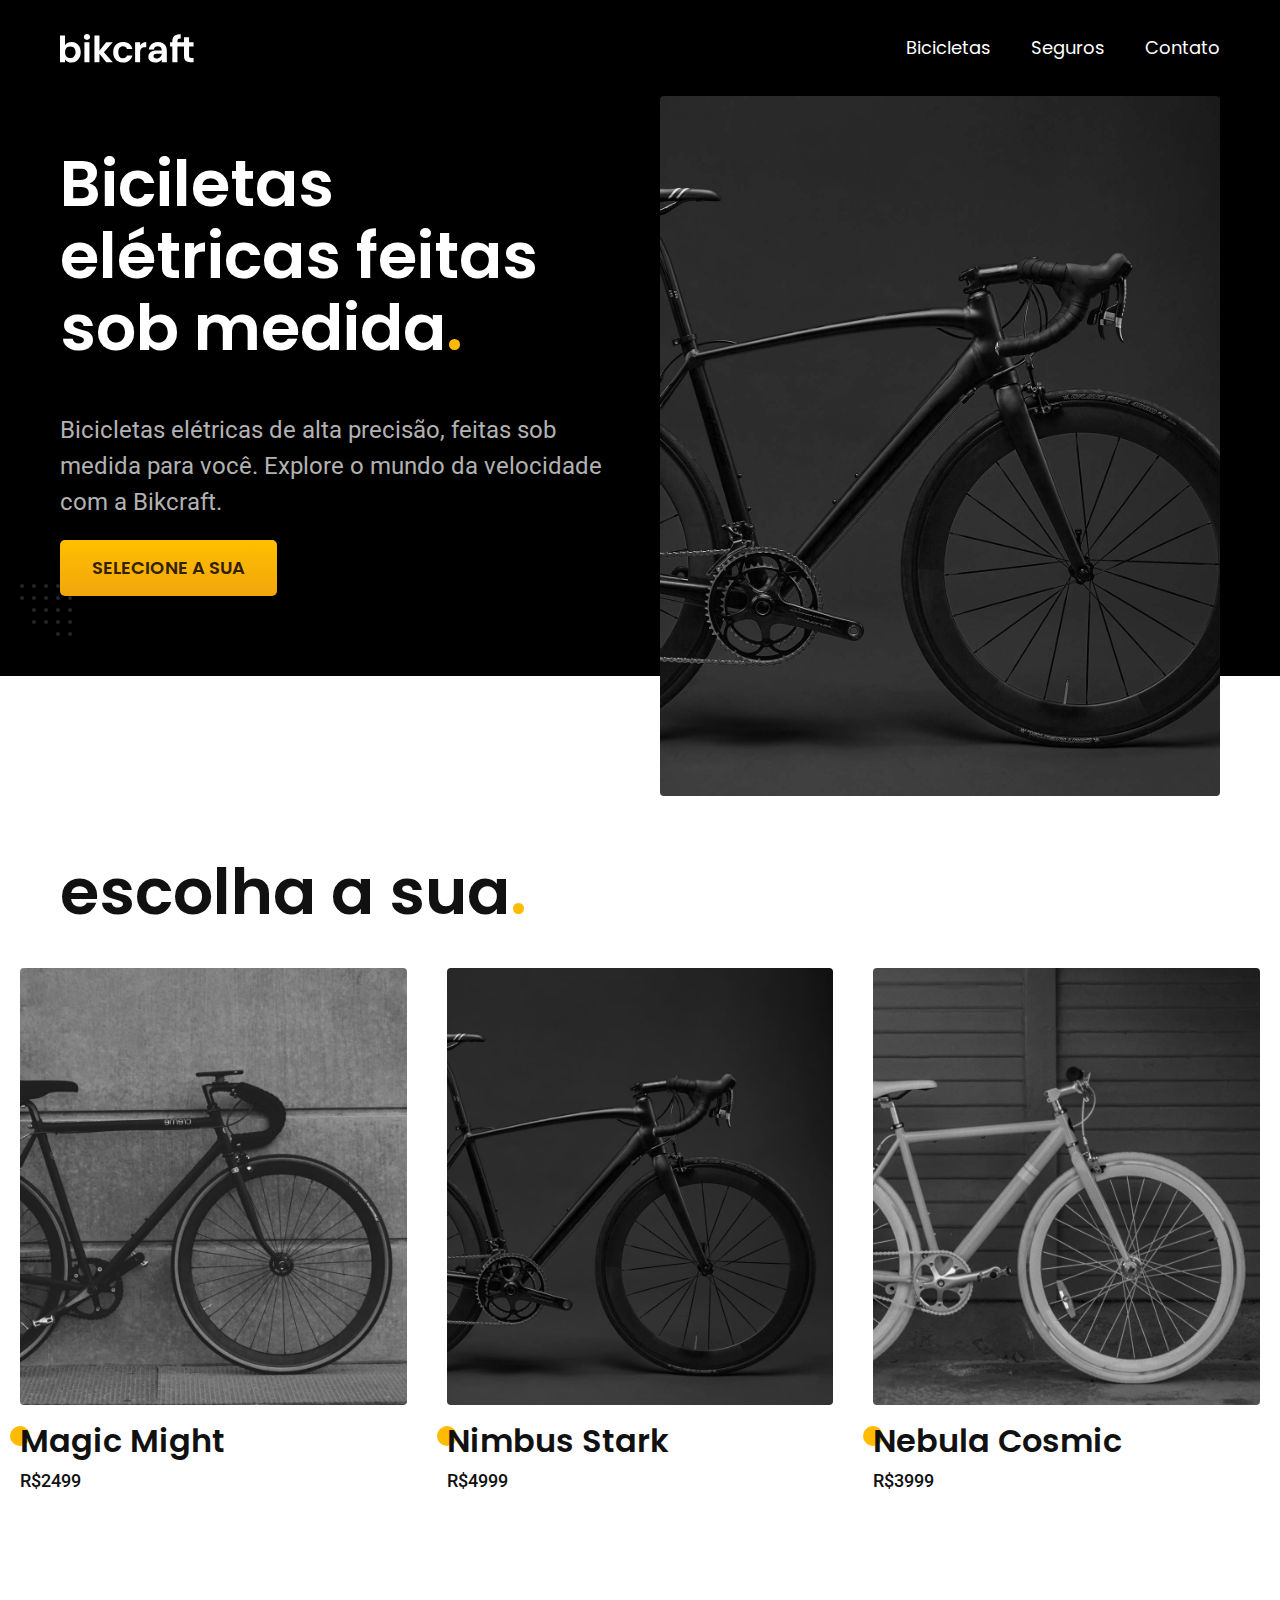
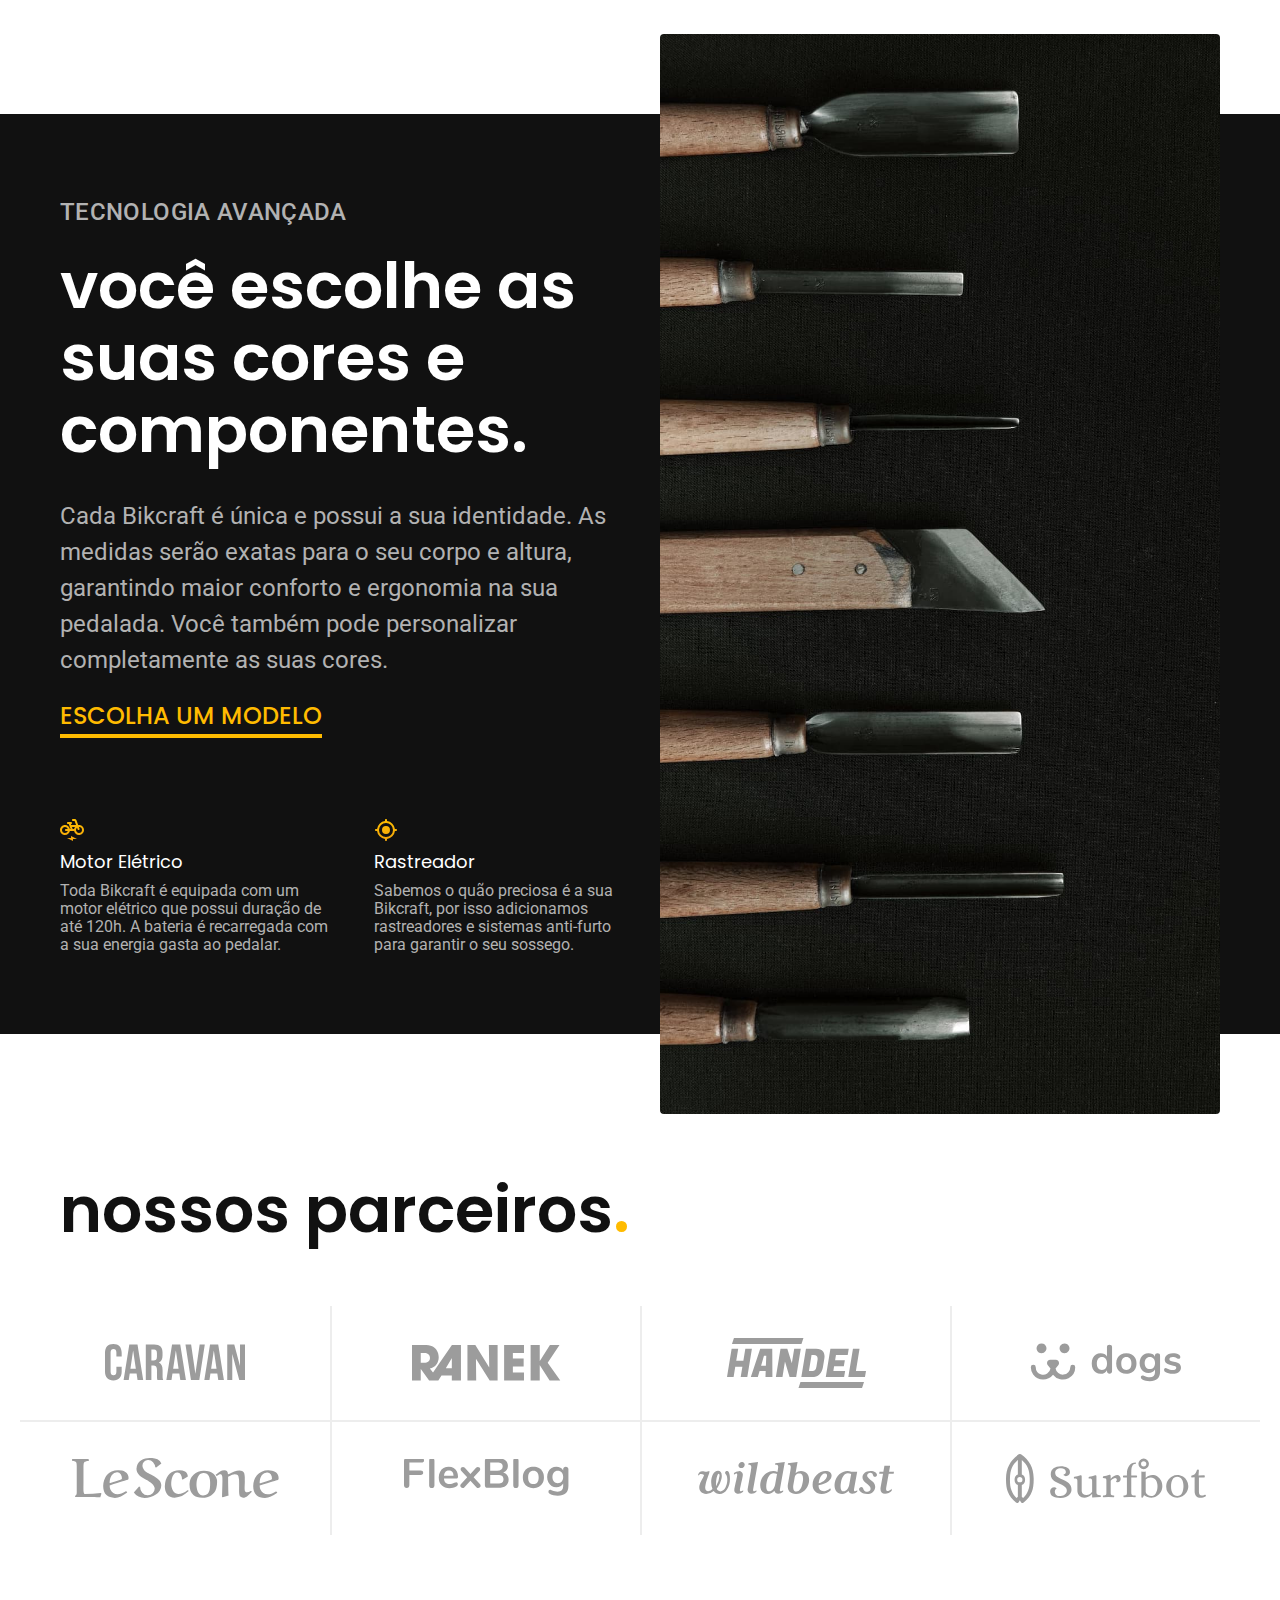
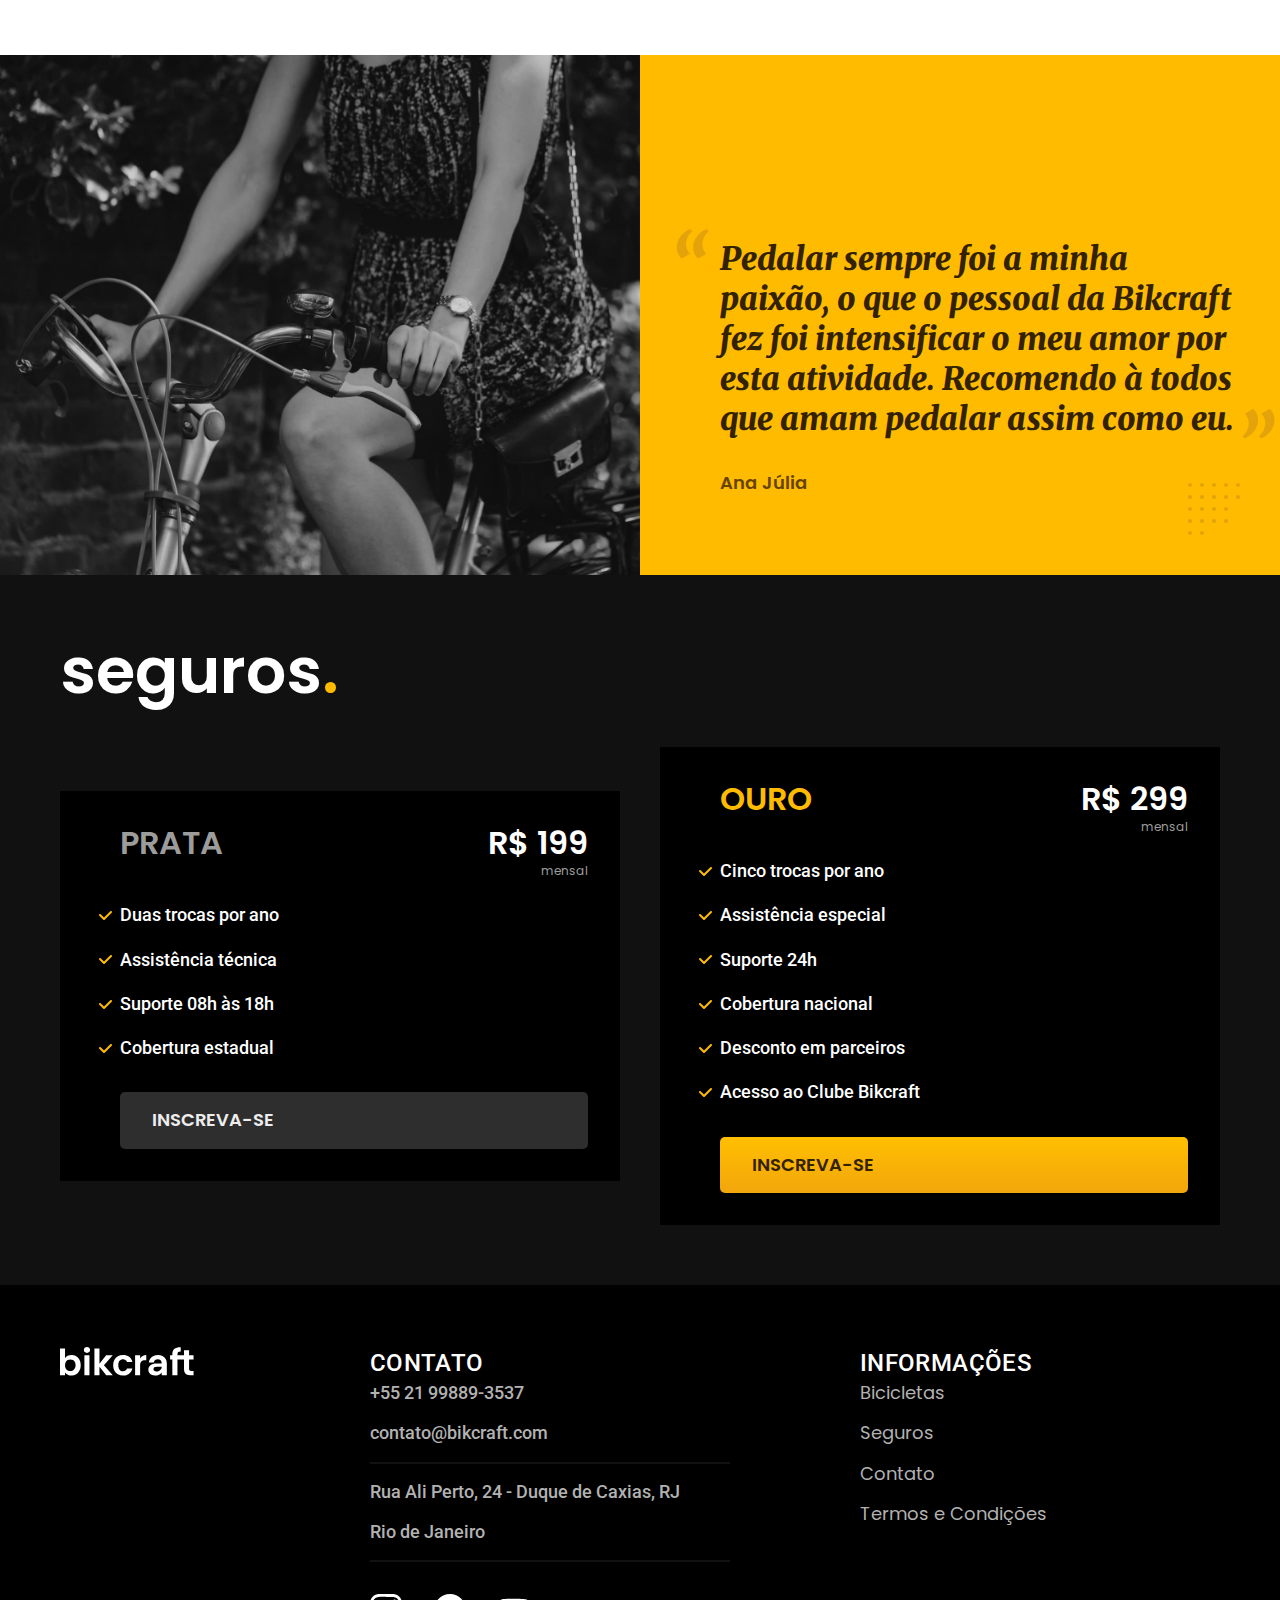
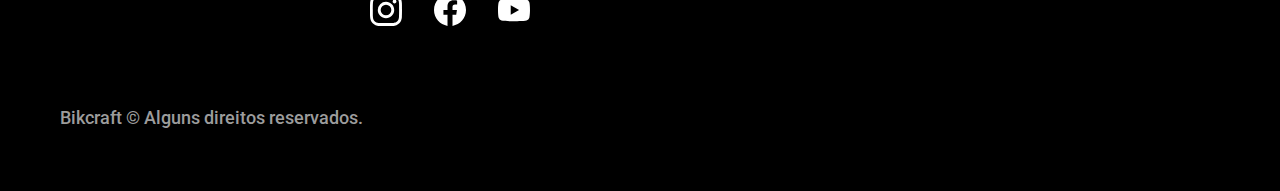
<file: index.html>
<!DOCTYPE html>

<html lang="pt-br">

<head>
  <meta charset="UTF-8">
  <meta name="viewport" content="width=device-width, initial-scale=1.0">

  <title>Bikcraft - Bicicletas Elétricas</title>
  <meta name="description" content="Bicicletas elétricas de alta precisão e qualidade, feitas sob medida para o cliente. Explore o mundo na sua velocidade com a Bikcraft.">


  <link rel="icon" href="./favicon.svg" type="image/svg+xml">
  <link rel="preload" href="./css/style.min.css" as="style">
  <link rel="stylesheet" href="./css/style.min.css">


  <link rel="preconnect" href="https://fonts.googleapis.com">
  <link rel="preconnect" href="https://fonts.gstatic.com" crossorigin>
  <link href="link rel" preconnect href="https://fonts.googleapis.com">
  <link rel="preconnect" href="https://fonts.gstatic.com" crossorigin>
  <link href="https://fonts.googleapis.com/css2?family=Merriweather:ital,wght@1,900&family=Poppins:wght@400;600&family=Roboto:wght@400;500&display=swap" rel="stylesheet">


  <script>document.documentElement.classList.add('js');</script>
</head>

<body id="pagina-inicial">

  <header class="header-bg">
    <div class="header container">
      <a href="./">
        <img src="./img/bikcraft.svg" alt="Logo da Bikcraft" width="136" height="32">
      </a>
      <nav aria-label="primaria">
        <ul class="header-menu font-1-m cor-0 ">
          <li><a href="./bicicletas.html">Bicicletas</a></li>
          <li><a href="./seguros.html">Seguros</a></li>
          <li><a href="./contato.html">Contato</a></li>
        </ul>
      </nav>
    </div>
  </header>

  <main class="introducao-bg">
    <div class="introducao container">
      <div class="introducao-conteudo">
        <h1 class="font-1-xxl cor-0 fadeInDown" data-anime="200">Biciletas elétricas feitas sob medida<span class="corp1">.</span></h1>
        <p class="font-2-l cor-5 fadeInDown" data-anime="400">Bicicletas elétricas de alta precisão, feitas sob medida para você. Explore o mundo da velocidade com a Bikcraft.</p>
        <a class="botao corp1" href="./bicicletas.html" data-anime="600">Selecione a Sua</a>
      </div>
      <picture data-anime="800" class="fadeInDown">
        <source media="(max-width: 800px)" srcset="./img/bicicletas/nimbus.jpg">
        <img src="./img/fotos/introducao.jpg" alt="Bicicleta elétrica preta" width="1280" height="1600">
      </picture>
    </div>
  </main>

  <article class="bicicletas-lista">
    <h2 class="container font-1-xxl">escolha a sua<span class="corp1">.</span></h2>

    <ul>
      <li>
        <a href="./bicicletas/magic.html">
          <img src="./img/bicicletas/magic-home.jpg" alt="Bicicleta preta modelo Magic Might" width="920" height="1040">
          <h3 class="font-1-xl">Magic Might</h3>
          <span class="font-2-m cor8">R$2499</span>
        </a>
      </li>
      <li>
        <a href="./bicicletas/nimbus.html">
          <img src="./img/bicicletas/nimbus-home.jpg" alt="Bicicleta preta modelo Nimbus Stark" width="920" height="1040">
          <h3 class="font-1-xl">Nimbus Stark</h3>
          <span class="font-2-m cor8">R$4999</span>
        </a>
      </li>
      <li>
        <a href="./bicicletas/nebula.html">
          <img src="./img/bicicletas/nebula-home.jpg" alt="Bicicleta preta modelo Nebula Cosmic" width="920" height="1040">
          <h3 class="font-1-xl">Nebula Cosmic</h3>
          <span class="font-2-m cor8">R$3999</span>
        </a>
      </li>
    </ul>

  </article>

  <article class="tecnologia-bg">
    <div class="tecnologia container">
      <div class="tecnologia-conteudo">
        <span class="font-2-l-b cor-5">Tecnologia Avançada</span>
        <h2 class="font-1-xxl cor-0">você escolhe as suas cores e componentes<span class="cor-p1">.</span></h2>
        <p class="font-2-l cor-5">Cada Bikcraft é única e possui a sua identidade. As medidas serão exatas para o seu corpo e altura, garantindo maior conforto e ergonomia na sua pedalada. Você também pode personalizar completamente as suas cores.</p>
        <a class="link" href="./bicicletas.html">Escolha um modelo</a>
        <div class="tecnologia-vantagens">
          <div class="tecnologia-vantagens">
            <div>
              <img src="./img/icones/eletrica.svg" alt="" width="24" height="24">
              <h3 class="font-1-m cor-0">Motor Elétrico</h3>
              <p class="font-2-s cor-5">Toda Bikcraft é equipada com um motor elétrico que possui duração de até 120h. A bateria é recarregada com a sua energia gasta ao pedalar.</p>
            </div>
            <div>
              <img src="./img/icones/rastreador.svg" alt="" width="24" height="24">
              <h3 class="font-1-m cor-0">Rastreador</h3>
              <p class="font-2-s cor-5">Sabemos o quão preciosa é a sua Bikcraft, por isso adicionamos rastreadores e sistemas anti-furto para garantir o seu sossego.</p>
            </div>
          </div>
        </div>
      </div>
      <div class="tecnologia-imagem">
        <img src="./img/fotos/tecnologia.jpg" alt="" width="1200" height="1920">
      </div>
    </div>
  </article>

  <section class="parceiros" aria-label="nossos parceiros">
    <h2 class="container font-1-xxl">nossos parceiros<span class="corp1">.</span></h2>
    <ul>
      <li><img src="./img/parceiros/caravan.svg" alt="Caravan" width="140" height="38"></li>
      <li><img src="./img/parceiros/ranek.svg" alt="Ranek" width="149" height="36"></li>
      <li><img src="./img/parceiros/handel.svg" alt="Hancel" width="139" height="50"></li>
      <li><img src="./img/parceiros/dogs.svg" alt="Dogs" width="152" height="39"></li>
      <li><img src="./img/parceiros/lescone.svg" alt="LeScone" width="208" height="41"></li>
      <li><img src="./img/parceiros/flexblog.svg" alt="FlexBlog" width="165" height="38"></li>
      <li><img src="./img/parceiros/wildbeast.svg" alt="wildbeast" width="196" height="34"></li>
      <li><img src="./img/parceiros/surfbot.svg" alt="Surfbot" width="200" height="49"></li>
    </ul>
  </section>

  <section class="depoimento" aria-label="Depoimento">
    <div>
      <img src="./img/fotos/depoimento.jpg" alt="Pessoa pedalando uma bicicleta Bikcraft" width="1560" height="1360">
    </div>
    <div class="depoimento-conteudo">
      <blockquote class="font-1-xl corp5">
        <p>Pedalar sempre foi a minha paixão, o que o pessoal da Bikcraft fez foi intensificar o meu amor por esta atividade. Recomendo à todos que amam pedalar assim como eu.</p>
      </blockquote>
      <span class="font-1-m-b corp4">Ana Júlia</span>
    </div>
  </section>


  <article class="seguros-bg">
    <div class="seguros container">
      <h2 class="font-1-xxl cor-0">seguros<span class="corp1">.</span></h2>
      <div class="seguros-item">
        <h3 class="font-1-xl cor-6">PRATA</h3>
        <span class="font-1-xl cor-0">R$ 199 <span class="font-1-xs cor-6">mensal</span></span>
        <ul class="font-2-m cor-0">
          <li>Duas trocas por ano</li>
          <li>Assistência técnica</li>
          <li>Suporte 08h às 18h</li>
          <li>Cobertura estadual</li>
        </ul>
        <a class="botao secundario" href="./orcamento.html">Inscreva-se</a>
      </div>

      <div class="seguros-item">
        <h3 class="font-1-xl corp1">OURO</h3>
        <span class="font-1-xl cor-0">R$ 299 <span class="font-1-xs cor-6">mensal</span></span>
        <ul class="font-2-m cor-0">
          <li>Cinco trocas por ano</li>
          <li>Assistência especial</li>
          <li>Suporte 24h</li>
          <li>Cobertura nacional</li>
          <li>Desconto em parceiros</li>
          <li>Acesso ao Clube Bikcraft</li>
        </ul>
        <a class="botao" href="./orcamento.html">Inscreva-se</a>
      </div>
    </div>
  </article>

  <footer class="footer-bg">
    <div class="footer container">
      <img src="./img/bikcraft.svg" alt="Bikcraft" width="136" height="32">

      <div class="footer-contato">
        <h3 class="font-2-l-b cor-0">Contato</h3>
        <ul class="font-2-m cor-5">
          <li><a href="tel:+5521998893537">+55 21 99889-3537</a></li>
          <li><a href="mailto:maeduardaaraujo01@gmail.com">contato@bikcraft.com</a></li>
          <li>Rua Ali Perto, 24 - Duque de Caxias, RJ</li>
          <li>Rio de Janeiro</li>
        </ul>
        <div class="footer-redes">
          <a href="./">
            <img src="./img/redes/instagram.svg" alt="Instagram" width="32" height="32">
          </a>
          <a href="./">
            <img src="./img/redes/facebook.svg" alt="Facebook" width="32" height="32">
          </a>
          <a href="./">
            <img src="./img/redes/youtube.svg" alt="Youtube" width="32" height="32">
          </a>
        </div>
      </div>
      <div class="footer-informacoes">
        <h3 class="font-2-l-b cor-0">Informações</h3>
        <nav>
          <ul class="font-1-m cor-5">
            <li><a href="./bicicletas.html">Bicicletas</a></li>
            <li><a href="./seguros.html">Seguros</a></li>
            <li><a href="./contato.html">Contato</a></li>
            <li><a href="./termos.html">Termos e Condições</a></li>
          </ul>
        </nav>
      </div>
      <p class="footer-copy font-2-m cor-6">Bikcraft © Alguns direitos reservados.</p>
    </div>
  </footer>

  <script src="./js/plugins/simple-anime.js"></script>
  <script src="./js/script.js"></script>

</body>

</html>
</file>
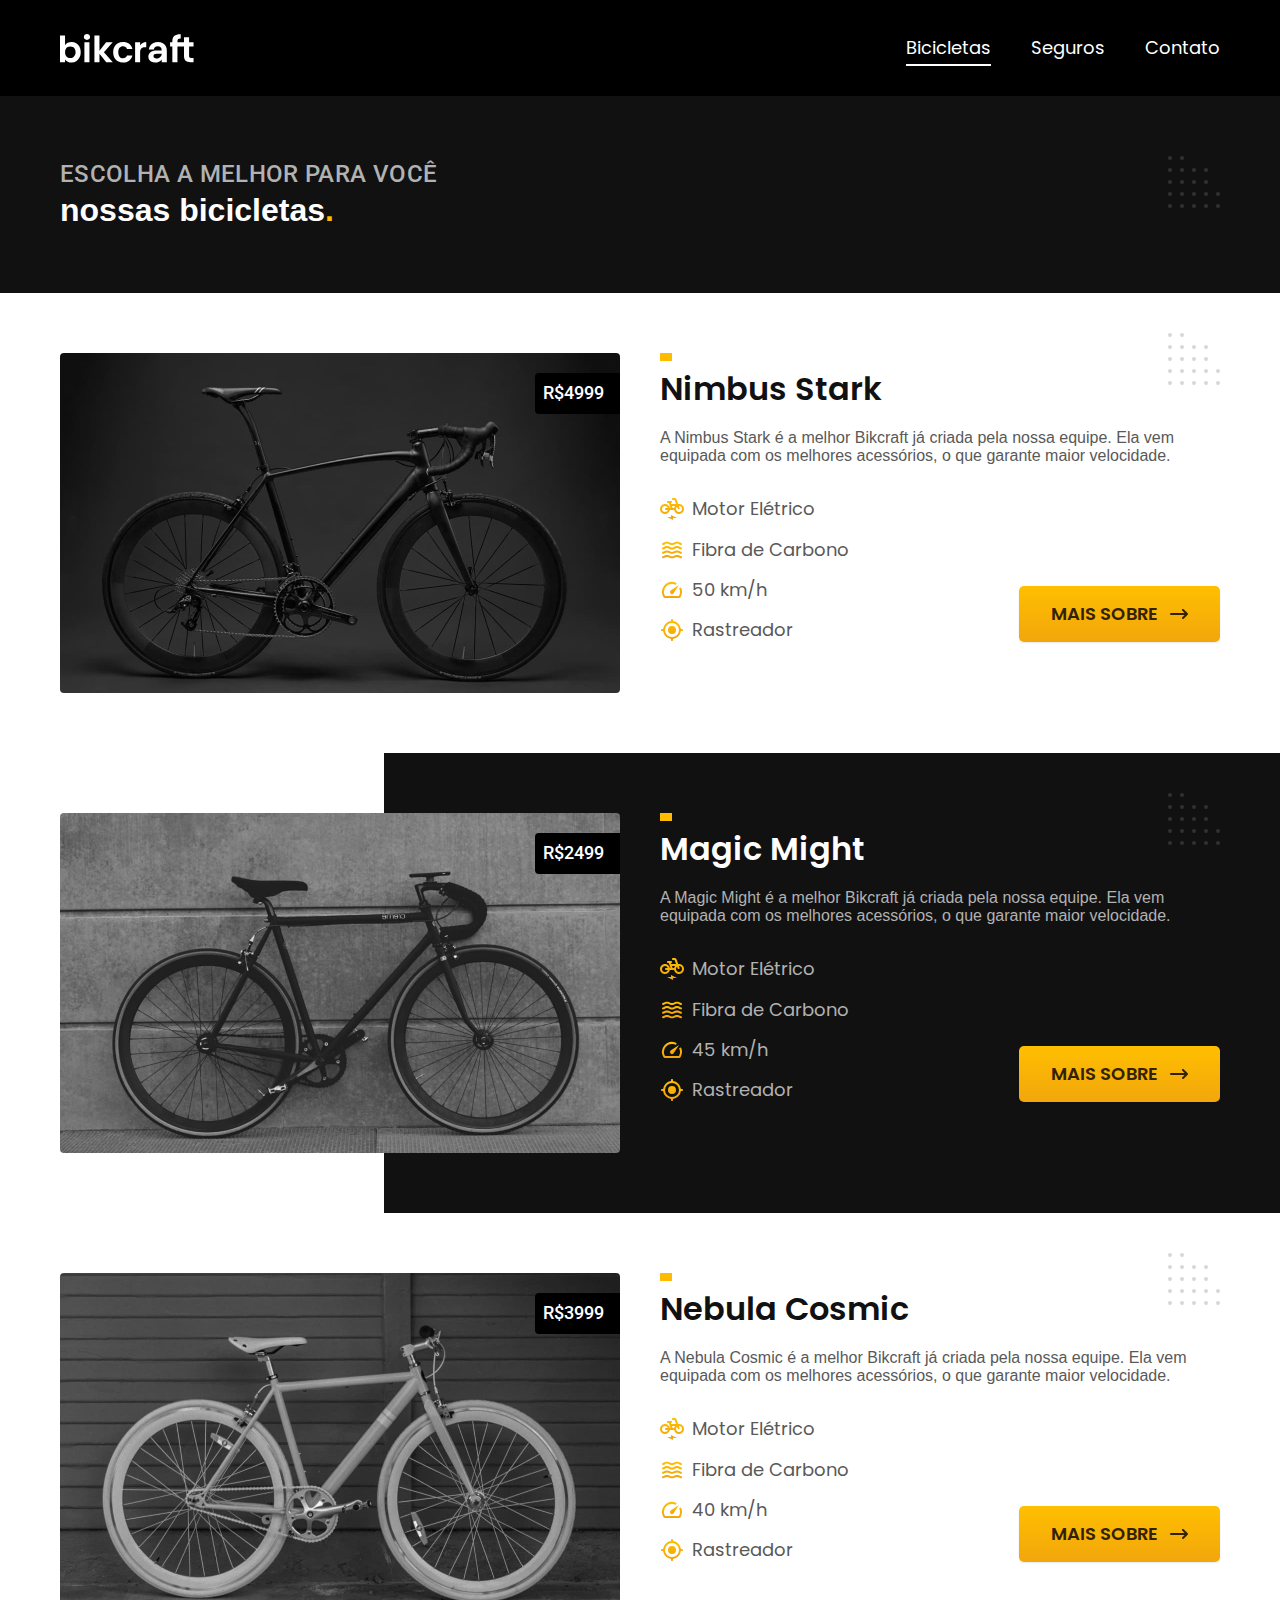
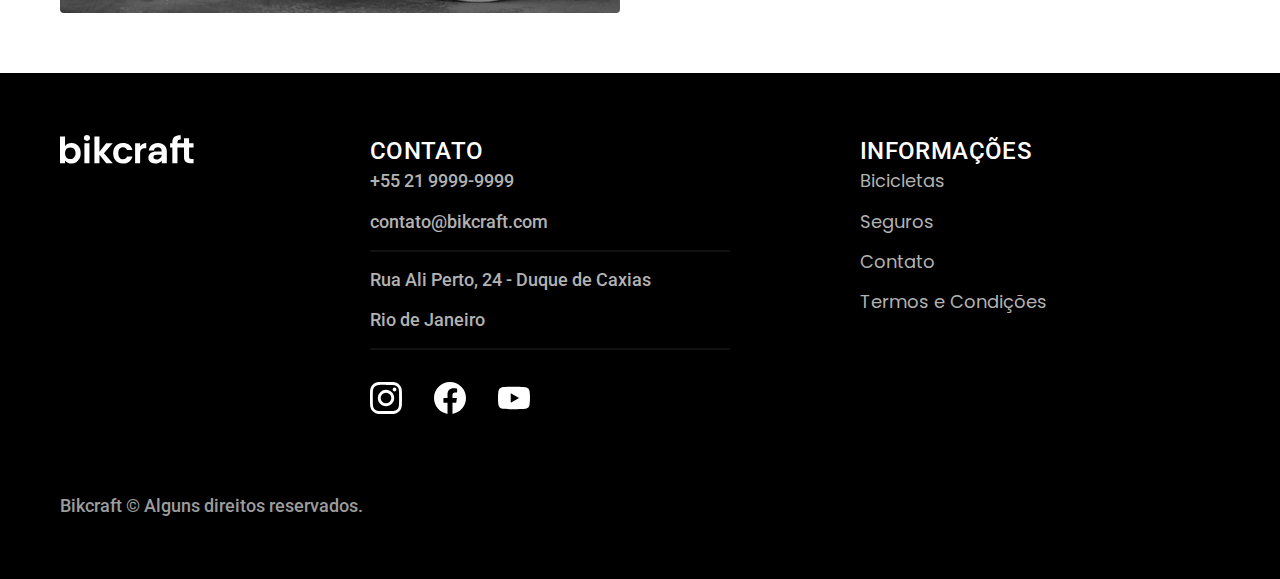
<file: bicicletas.html>
<!DOCTYPE html>

<html lang="pt-br">

<head>
  <meta charset="UTF-8">
  <meta name="viewport" content="width=device-width, initial-scale=1.0">

  <title>Bicicletas | Bikcraft</title>
  <meta name="desciption" content="Termos e Condições da Bikcraft.">

  <link rel="icon" href="./favicon.svg" type="image/svg+xml">
  <link rel="preload" href="./css/style.min.css" as="style">
  <link rel="stylesheet" href="./css/style.min.css">
  <link rel="preconnect" href="https://fonts.googleapis.com">
  <link rel="preconnect" href="https://fonts.gstatic.com" crossorigin>
  <link href="<link rel=" preconnect" href="https://fonts.googleapis.com">
  <link rel="preconnect" href="https://fonts.gstatic.com" crossorigin>
  <link href="https://fonts.googleapis.com/css2?family=Merriweather:ital,wght@1,900&family=Poppins:wght@400;600&family=Roboto:wght@400;500&display=swap" rel="stylesheet">


  <script>document.documentElement.classList.add('js');</script>
</head>

<body id="bicicletas">

  <header class="header-bg">
    <div class="header container">
      <a href="./">
        <img src="./img/bikcraft.svg" alt="Logo da Bikcraft" width="136" height="32">
      </a>
      <nav aria-label="primaria">
        <ul class="header-menu font-1-m cor-0 ">
          <li><a href="./bicicletas.html">Bicicletas</a></li>
          <li><a href="./seguros.html">Seguros</a></li>
          <li><a href="./contato.html">Contato</a></li>
        </ul>
      </nav>
    </div>
  </header>

  <main>
    <div class="titulo-bg">
      <div class="titulo container">
        <p class="font-2-l-b cor-5">Escolha a melhor para você</p>
        <h1 class="font-1-1xxl cor-0">nossas bicicletas<span class="corp1">.</span></h1>
      </div>
    </div>



    <div class="bicicletas container">
      <div class="bicicletas-imagem">
        <img src="./img/bicicletas/nimbus.jpg" alt="Bicicleta Nimbus Stark" width="1120" height="680">
        <span class="font-2-m cor-0">R$4999</span>
      </div>
      <div class="bicicletas-conteudo">
        <h2 class="font-1-xl">Nimbus Stark</h2>
        <p class="fot-2-s cor-8">A Nimbus Stark é a melhor Bikcraft já criada pela nossa equipe. Ela vem equipada com os melhores acessórios, o que garante maior velocidade.</p>
        <ul class="font-1-m cor-8">
          <li>
            <img src="./img/icones/eletrica.svg" alt="">
            Motor Elétrico
          </li>
          <li>
            <img src="./img/icones/carbono.svg" alt="">
            Fibra de Carbono
          </li>
          <li>
            <img src="./img/icones/velocidade.svg" alt="">
            50 km/h
          </li>
          <li>
            <img src="./img/icones/rastreador.svg" alt="">
            Rastreador
          </li>
        </ul>
        <a class="botao seta" href="./bicicletas/nimbus.html">Mais Sobre</a>
      </div>
    </div>


    <div class="bicicletas-bg">
      <div class="bicicletas container">
        <div class="bicicletas-imagem">
          <img src="./img/bicicletas/magic.jpg" alt="Bicicleta Magic" width="1120" height="680">
          <span class="font-2-m cor-0">R$2499</span>
        </div>
        <div class="bicicletas-conteudo">
          <h2 class="font-1-xl cor-0">Magic Might</h2>
          <p class="fot-2-s cor-5">A Magic Might é a melhor Bikcraft já criada pela nossa equipe. Ela vem equipada com os melhores acessórios, o que garante maior velocidade.</p>
          <ul class="font-1-m cor-5">
            <li>
              <img src="./img/icones/eletrica.svg" alt="">
              Motor Elétrico
            </li>
            <li>
              <img src="./img/icones/carbono.svg" alt="">
              Fibra de Carbono
            </li>
            <li>
              <img src="./img/icones/velocidade.svg" alt="">
              45 km/h
            </li>
            <li>
              <img src="./img/icones/rastreador.svg" alt="">
              Rastreador
            </li>
          </ul>
          <a class="botao seta" href="./bicicletas/magic.html">Mais Sobre</a>
        </div>
      </div>
    </div>


    <div class="bicicletas container">
      <div class="bicicletas-imagem">
        <img src="./img/bicicletas/nebula.jpg" alt="Bicicleta Nebula Cosmic" width="1120" height="680">
        <span class="font-2-m cor-0">R$3999</span>
      </div>
      <div class="bicicletas-conteudo">
        <h2 class="font-1-xl">Nebula Cosmic</h2>
        <p class="fot-2-s cor-8">A Nebula Cosmic é a melhor Bikcraft já criada pela nossa equipe. Ela vem equipada com os melhores acessórios, o que garante maior velocidade.</p>
        <ul class="font-1-m cor-8">
          <li>
            <img src="./img/icones/eletrica.svg" alt="">
            Motor Elétrico
          </li>
          <li>
            <img src="./img/icones/carbono.svg" alt="">
            Fibra de Carbono
          </li>
          <li>
            <img src="./img/icones/velocidade.svg" alt="">
            40 km/h
          </li>
          <li>
            <img src="./img/icones/rastreador.svg" alt="">
            Rastreador
          </li>
        </ul>
        <a class="botao seta" href="./bicicletas/nebula.html">Mais Sobre</a>
      </div>
    </div>


  </main>



  <footer class="footer-bg">
    <div class="footer container">
      <img src="./img/bikcraft.svg" alt="Bikcraft" width="136" height="32">

      <div class="footer-contato">
        <h3 class="font-2-l-b cor-0">Contato</h3>
        <ul class="font-2-m cor-5">
          <li><a href="tel:+5521998893537">+55 21 9999-9999</a></li>
          <li><a href="mailto:maeduardaaraujo01@gmail.com">contato@bikcraft.com</a></li>
          <li>Rua Ali Perto, 24 - Duque de Caxias</li>
          <li>Rio de Janeiro</li>
        </ul>
        <div class="footer-redes">
          <a href="./">
            <img src="./img/redes/instagram.svg" alt="Instagram" width="32" height="32">
          </a>
          <a href="./">
            <img src="./img/redes/facebook.svg" alt="Facebook" width="32" height="32">
          </a>
          <a href="./">
            <img src="./img/redes/youtube.svg" alt="Youtube" width="32" height="32">
          </a>
        </div>
      </div>
      <div class="footer-informacoes">
        <h3 class="font-2-l-b cor-0">Informações</h3>
        <nav>
          <ul class="font-1-m cor-5">
            <li><a href="./bicicletas.html">Bicicletas</a></li>
            <li><a href="./seguros.html">Seguros</a></li>
            <li><a href="./contato.html">Contato</a></li>
            <li><a href="./termos.html">Termos e Condições</a></li>
          </ul>
        </nav>
      </div>
      <p class="footer-copy font-2-m cor-6">Bikcraft © Alguns direitos reservados.</p>
    </div>
  </footer>

  <script src="./js/script.js"></script>
</body>
</file>
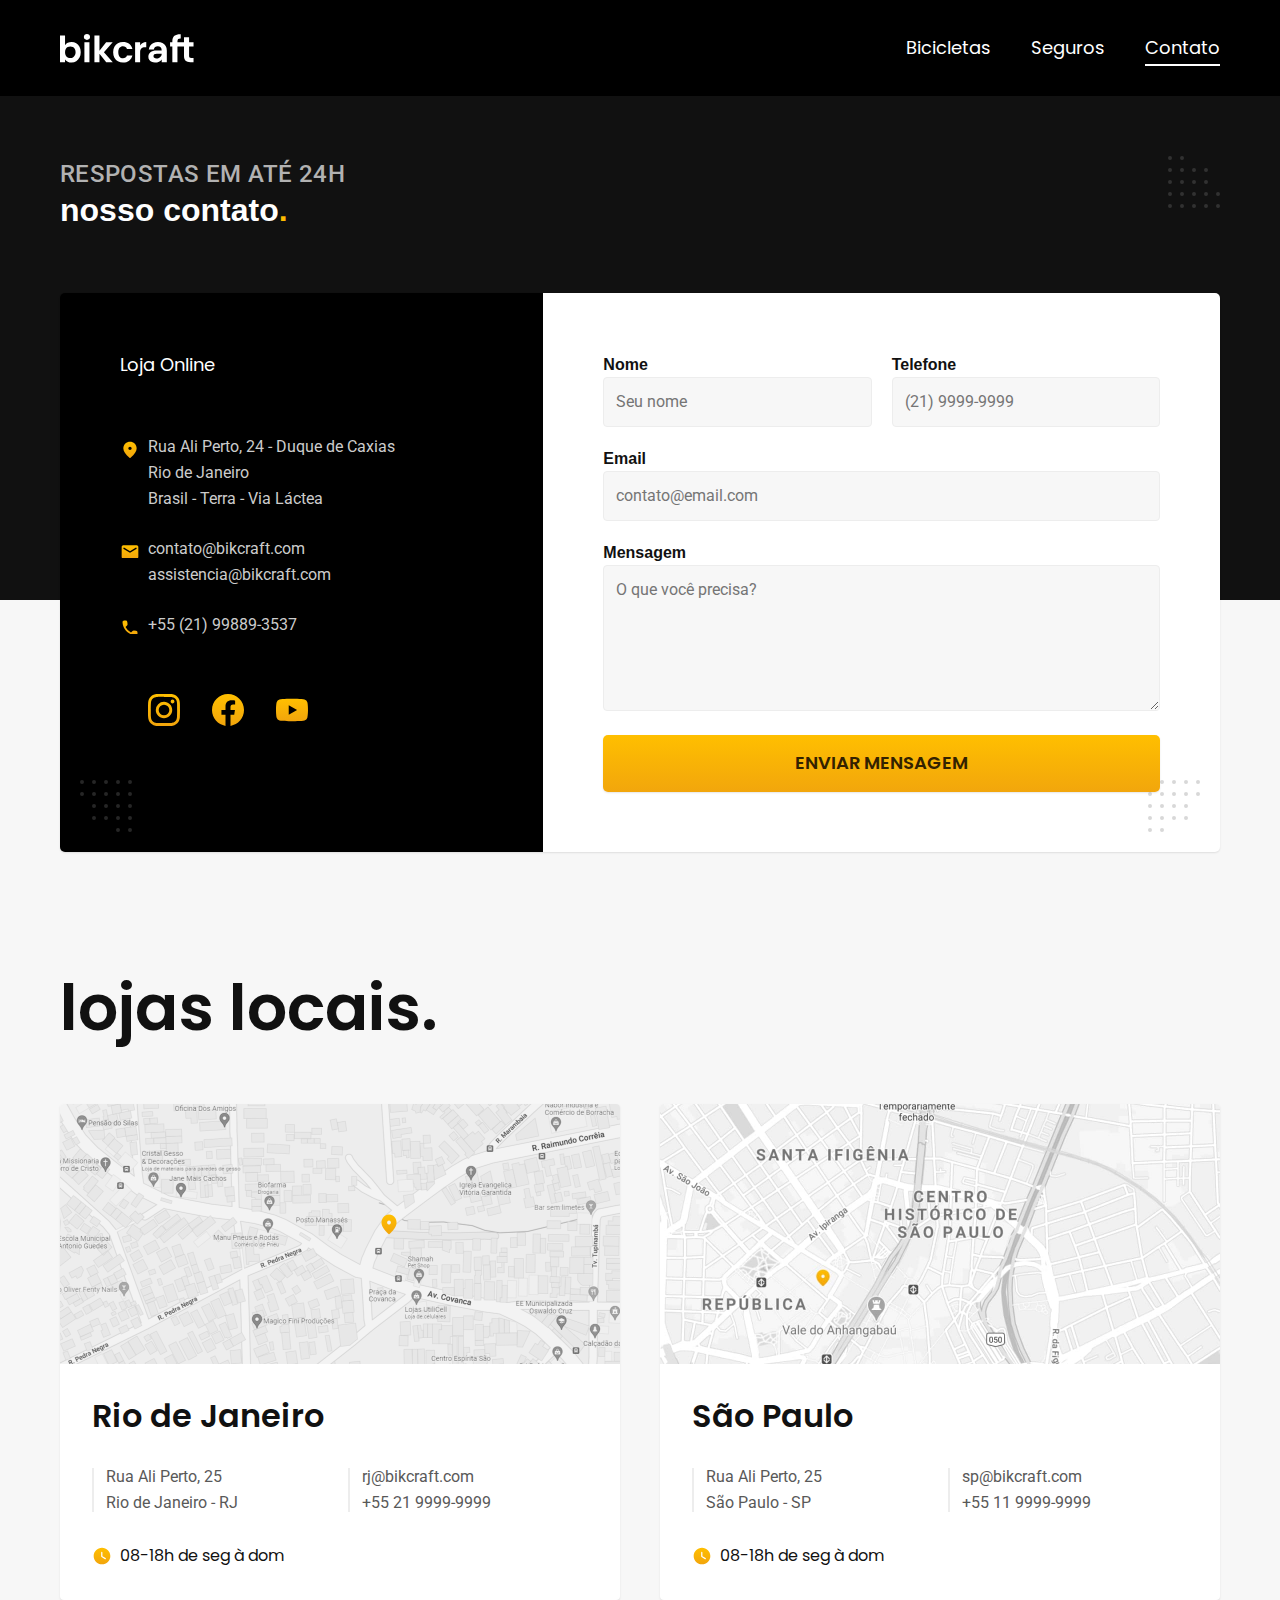
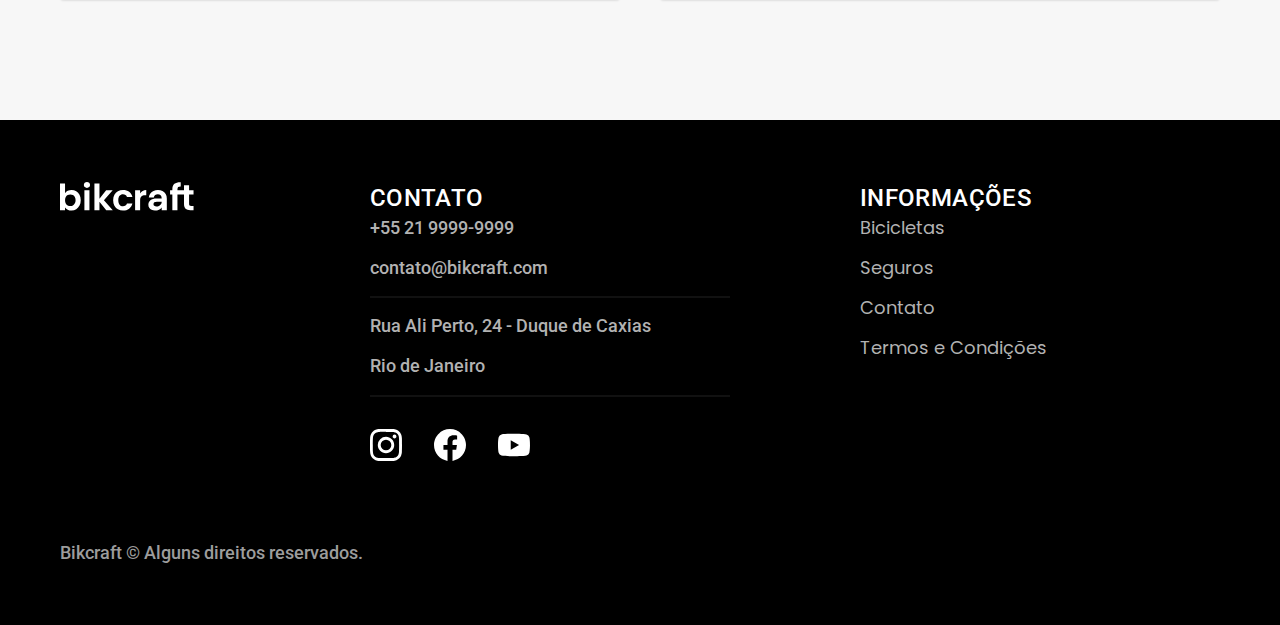
<file: contato.html>
<!DOCTYPE html>

<html lang="pt-br">

<head>
  <meta charset="UTF-8">
  <meta name="viewport" content="width=device-width, initial-scale=1.0">

  <title>Contato | Bikcraft - Bicicletas Elétricas</title>
  <meta name="desciption" content="Contato">

  <link rel="icon" href="./favicon.svg" type="image/svg+xml">
  <link rel="preload" href="./css/style.min.css" as="style">
  <link rel="stylesheet" href="./css/style.min.css">
  <link rel="preconnect" href="https://fonts.googleapis.com">
  <link rel="preconnect" href="https://fonts.gstatic.com" crossorigin>
  <link href="<link rel=" preconnect" href="https://fonts.googleapis.com">
  <link rel="preconnect" href="https://fonts.gstatic.com" crossorigin>
  <link href="https://fonts.googleapis.com/css2?family=Merriweather:ital,wght@1,900&family=Poppins:wght@400;600&family=Roboto:wght@400;500&display=swap" rel="stylesheet">


  <script>document.documentElement.classList.add('js');</script>
</head>

<body id="contato">

  <header class="header-bg">
    <div class="header container">
      <a href="./">
        <img src="./img/bikcraft.svg" alt="Logo da Bikcraft">
      </a>
      <nav aria-label="primaria">
        <ul class="header-menu font-1-m cor-0 ">
          <li><a href="./bicicletas.html">Bicicletas</a></li>
          <li><a href="./seguros.html">Seguros</a></li>
          <li><a href="./contato.html">Contato</a></li>
        </ul>
      </nav>
    </div>
  </header>

  <main>
    <div class="titulo-bg">
      <div class="titulo container">
        <p class="font-2-l-b cor-5">Respostas em até 24h</p>
        <h1 class="font-1-1xxl cor-0">nosso contato<span class="corp1">.</span></h1>
      </div>
    </div>

    <div class="contato container">
      <section class="contato-dados" aria-label="Endereço">
        <h2 class="font-1-m cor-0">Loja Online</h2>
        <div class="contato-endereco font-2-s cor-4">
          <p>Rua Ali Perto, 24 - Duque de Caxias</p>
          <p>Rio de Janeiro</p>
          <p>Brasil - Terra - Via Láctea</p>
        </div>
        <address class="contato-meios font-2-s cor-4">
          <a href="mailto:maeduardaaraujo01@gmail.com">contato@bikcraft.com</a>
          <a href="mailto:maeduardaaraujo01@gmail.com">assistencia@bikcraft.com</a>
          <a href="tel:+5521998893537">+55 (21) 99889-3537</a>
        </address>
        <div class="contato-redes">
          <a href="./">
            <img src="./img/redes/instagram-p.svg" alt="Instagram" width="32" height="32">
          </a>
          <a href="./">
            <img src="./img/redes/facebook-p.svg" alt="Facebook" width="32" height="32">
          </a>
          <a href="./">
            <img src="./img/redes/youtube-p.svg" alt="Youtube" width="32" height="32">
          </a>
        </div>
      </section>
      <section aria-label="Formulário" class="contato-formulario">
        <form class="form" action="./contato.html">
          <div>
            <label for="nome">Nome</label>
            <input type="text" id="nome" name="nome" placeholder="Seu nome">
          </div>
          <div>
            <label for="telefone">Telefone</label>
            <input type="text" id="telefone" name="telefone" placeholder="(21) 9999-9999">
          </div>
          <div class="col-2">
            <label for="email">Email</label>
            <input type="email" id="email" name="email" placeholder="contato@email.com">
          </div>
          <div class="col-2">
            <label for="mensagem">Mensagem</label>
            <textarea rows="5" id="mensagem" name="mensagem" placeholder="O que você precisa?"></textarea>
          </div>
          <button class="botao col-2">Enviar Mensagem</button>
        </form>
      </section>
    </div>
  </main>

  <article class="lojas container">
    <h2 class="font-1-xxl">lojas locais<span class="cor-p1">.</span></h2>
    <div class="lojas-item">
      <img src="./img/lojas/lojarj.jpg" alt="Mapa marcando o endereço em Rua Ali Perto, 25 - Rio de Janeiro - RJ" width="1120" height="520">
      <div class="lojas-conteudo">
        <h3 class="font-1-xl">Rio de Janeiro</h3>
        <div class="lojas-dados font-2-s cor-8">
          <p>Rua Ali Perto, 25</p>
          <p>Rio de Janeiro - RJ</p>
        </div>
        <div class="lojas-dados font-2-s cor-8">
          <a href="mailto:maeduardaaraujo01@gmail.com">rj@bikcraft.com</a>
          <a href="tel:+5521998893537">+55 21 9999-9999</a>
        </div>
        <p class="lojas-tempo font-1-s"><img src="./img/icones/horario.svg" alt="" width="20" height="20">08-18h de seg à dom</p>
      </div>
    </div>

    <div class="lojas-item">
      <img src="./img/lojas/sp.jpg" alt="Mapa marcando o endereço em Rua Ali Perto, 25 - São Paulo - SP" width="1120" height="520">
      <div class="lojas-conteudo">
        <h3 class="font-1-xl">São Paulo</h3>
        <div class="lojas-dados font-2-s cor-8">
          <p>Rua Ali Perto, 25</p>
          <p>São Paulo - SP</p>
        </div>
        <div class="lojas-dados font-2-s cor-8">
          <a href="mailto:maeduardaaraujo01@gmail.com">sp@bikcraft.com</a>
          <a href="tel:+5521998893537">+55 11 9999-9999</a>
        </div>
        <p class="lojas-tempo font-1-s"><img src="./img/icones/horario.svg" alt="" width="20" height="20">08-18h de seg à dom</p>
      </div>
    </div>
  </article>



  <footer class="footer-bg">
    <div class="footer container">
      <img src="./img/bikcraft.svg" alt="Bikcraft" width="136" height="32">

      <div class="footer-contato">
        <h3 class="font-2-l-b cor-0">Contato</h3>
        <ul class="font-2-m cor-5">
          <li><a href="tel:+5521998893537">+55 21 9999-9999</a></li>
          <li><a href="mailto:maeduardaaraujo01@gmail.com">contato@bikcraft.com</a></li>
          <li>Rua Ali Perto, 24 - Duque de Caxias</li>
          <li>Rio de Janeiro</li>
        </ul>
        <div class="footer-redes">
          <a href="./">
            <img src="./img/redes/instagram.svg" alt="Instagram" width="32" height="32">
          </a>
          <a href="./">
            <img src="./img/redes/facebook.svg" alt="Facebook" width="32" height="32">
          </a>
          <a href="./">
            <img src="./img/redes/youtube.svg" alt="Youtube" width="32" height="32">
          </a>
        </div>
      </div>
      <div class="footer-informacoes">
        <h3 class="font-2-l-b cor-0">Informações</h3>
        <nav>
          <ul class="font-1-m cor-5">
            <li><a href="./bicicletas.html">Bicicletas</a></li>
            <li><a href="./seguros.html">Seguros</a></li>
            <li><a href="./contato.html">Contato</a></li>
            <li><a href="./termos.html">Termos e Condições</a></li>
          </ul>
        </nav>
      </div>
      <p class="footer-copy font-2-m cor-6">Bikcraft © Alguns direitos reservados.</p>
    </div>
  </footer>

  <script src="./js/plugins/formulario.js"></script>
  <script src="./js/script.js"></script>
</body>
</file>
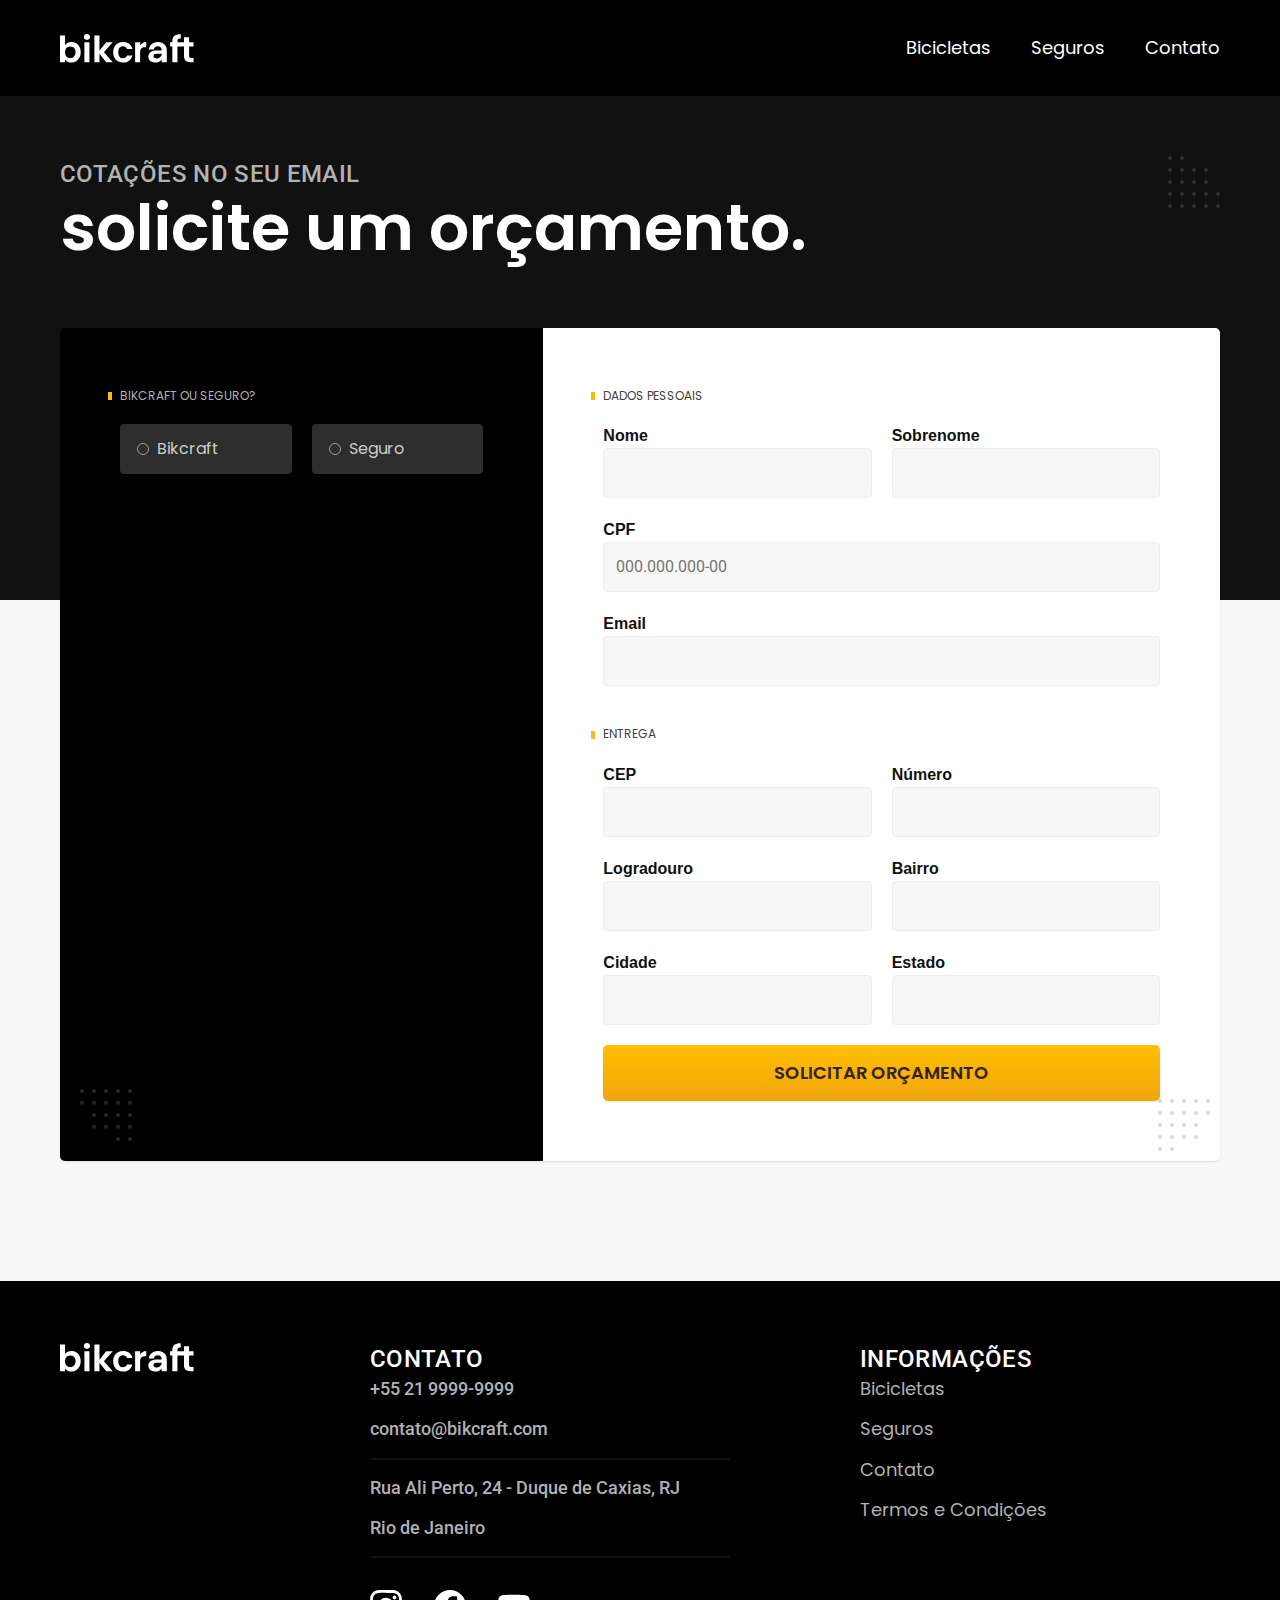
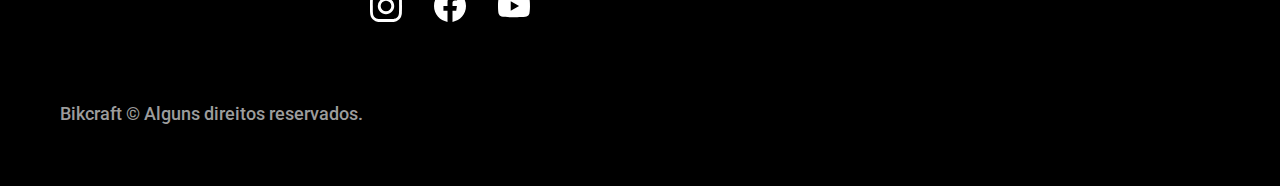
<file: orcamento.html>
<!DOCTYPE html>

<html lang="pt-br">

<head>
  <meta charset="UTF-8">
  <meta name="viewport" content="width=device-width, initial-scale=1.0">

  <title>Orçamento | Bikcraft - Bicicletas Elétricas</title>
  <meta name="desciption" content="Orçamento">

  <link rel="icon" href="./favicon.svg" type="image/svg+xml">
  <link rel="preload" href="./css/style.min.css" as="style">
  <link rel="stylesheet" href="./css/style.min.css">
  <link rel="preconnect" href="https://fonts.googleapis.com">
  <link rel="preconnect" href="https://fonts.gstatic.com" crossorigin>
  <link href="<link rel=" preconnect" href="https://fonts.googleapis.com">
  <link rel="preconnect" href="https://fonts.gstatic.com" crossorigin>
  <link href="https://fonts.googleapis.com/css2?family=Merriweather:ital,wght@1,900&family=Poppins:wght@400;600&family=Roboto:wght@400;500&display=swap" rel="stylesheet">


  <script>document.documentElement.classList.add('js');</script>
</head>

<body id="orcamento">

  <header class="header-bg">
    <div class="header container">
      <a href="./">
        <img src="./img/bikcraft.svg" alt="Logo da Bikcraft" width="136" height="32">
      </a>
      <nav aria-label="primaria">
        <ul class="header-menu font-1-m cor-0 ">
          <li><a href="./bicicletas.html">Bicicletas</a></li>
          <li><a href="./seguros.html">Seguros</a></li>
          <li><a href="./contato.html">Contato</a></li>
        </ul>
      </nav>
    </div>
  </header>

  <main>
    <div class="titulo-bg">
      <div class="titulo container">
        <p class="font-2-l-b cor-5">Cotações no seu email</p>
        <h1 class="font-1-xxl cor-0">solicite um orçamento<span class="cor-p1">.</span></h1>
      </div>
    </div>

    <form class="orcamento container" action="./orcamento.html">
      <div class="orcamento-produto">
        <h2 class="font-1-xs cor-5">Bikcraft ou Seguro?</h2>

        <input type="radio" name="tipo" value="bikcraft" id="bikcraft">
        <label for="bikcraft">Bikcraft</label>

        <input type="radio" name="tipo" value="seguro" id="seguro">
        <label for="seguro">Seguro</label>

        <div class="orcamento-conteudo" id="orcamento-bikcraft">
          <h2 class="font-1-xs cor-5">Escolha a sua</h2>

          <input type="radio" name="produto" value="nimbus" id="nimbus">
          <label for="nimbus">Nimbus Stark <span>R$ 4999</span></label>
          <div class="orcamento-detalhes">
            <ul class="font-1-xs cor-8">
              <li><img src="./img/icones/eletrica.svg" alt="" width="24" height="24"> Motor Elétrico</li>
              <li><img src="./img/icones/carbono.svg" alt="" width="24" height="24"> Fibra de Carbono</li>
              <li><img src="./img/icones/velocidade.svg" alt="" width="24" height="24"> 50 km/h</li>
              <li><img src="./img/icones/rastreador.svg" alt="" width="24" height="24"> Rastreador</li>
            </ul>
            <img src="./img/bicicletas/nimbus.jpg" alt="Bicicleta preta">
          </div>

          <input type="radio" name="produto" value="magic" id="magic">
          <label for="magic">Magic Might <span>R$ 2499</span></label>
          <div class="orcamento-detalhes">
            <ul class="font-1-xs cor-8">
              <li><img src="./img/icones/eletrica.svg" alt="" width="24" height="24"> Motor Elétrico</li>
              <li><img src="./img/icones/carbono.svg" alt="" width="24" height="24"> Fibra de Carbono</li>
              <li><img src="./img/icones/velocidade.svg" alt="" width="24" height="24"> 45 km/h</li>
              <li><img src="./img/icones/rastreador.svg" alt="" width="24" height="24"> Rastreador</li>
            </ul>
            <img src="./img/bicicletas/magic.jpg" alt="Bicicleta preta">
          </div>

          <input type="radio" name="produto" value="nebula" id="nebula">
          <label for="nebula">Nebula Cosmic <span>R$ 3999</span></label>
          <div class="orcamento-detalhes">
            <ul class="font-1-xs cor-8">
              <li><img src="./img/icones/eletrica.svg" alt="" width="24" height="24"> Motor Elétrico</li>
              <li><img src="./img/icones/carbono.svg" alt="" width="24" height="24"> Fibra de Carbono</li>
              <li><img src="./img/icones/velocidade.svg" alt="" width="24" height="24"> 40 km/h</li>
              <li><img src="./img/icones/rastreador.svg" alt="" width="24" height="24"> Rastreador</li>
            </ul>
            <img src="./img/bicicletas/nebula.jpg" alt="Bicicleta branca">
          </div>

        </div>

        <div class="orcamento-conteudo" id="orcamento-seguro">
          <h2 class="font-1-xs cor-5">Escolha o plano</h2>

          <input type="radio" name="produto" value="prata" id="prata">
          <label for="prata">Prata <span>R$ 199</span></label>

          <input type="radio" name="produto" value="ouro" id="ouro">
          <label for="ouro">Ouro <span>R$ 299</span></label>
        </div>
      </div>
      <div class="orcamento-dados form">
        <h2 class="font-1-xs cor-9 col-2">dados pessoais</h2>
        <div>
          <label for="nome">Nome</label>
          <input type="text" id="nome" name="nome">
        </div>
        <div>
          <label for="sobrenome">Sobrenome</label>
          <input type="text" id="sobrenome" name="sobrenome">
        </div>
        <div class="col-2">
          <label for="cpf">CPF</label>
          <input type="text" id="cpf" name="cpf" placeholder="000.000.000-00">
        </div>
        <div class="col-2">
          <label for="email">Email</label>
          <input type="email" id="email" name="email">
        </div>
        <h2 class="font-1-xs cor-9 col-2">entrega</h2>
        <div>
          <label for="cep">CEP</label>
          <input type="text" id="cep" name="cep">
        </div>
        <div>
          <label for="numero">Número</label>
          <input type="text" id="numero" name="numero">
        </div>
        <div>
          <label for="logradouro">Logradouro</label>
          <input type="text" id="logradouro" name="logradouro">
        </div>
        <div>
          <label for="bairro">Bairro</label>
          <input type="text" id="bairro" name="bairro">
        </div>
        <div>
          <label for="cidade">Cidade</label>
          <input type="text" id="cidade" name="cidade">
        </div>
        <div>
          <label for="estado">Estado</label>
          <input type="text" id="estado" name="estado">
        </div>
        <button class="botao col-2">Solicitar Orçamento</button>
      </div>
    </form>
  </main>
  <footer class="footer-bg">
    <div class="footer container">
      <img src="./img/bikcraft.svg" alt="Bikcraft" width="136" height="32">

      <div class="footer-contato">
        <h3 class="font-2-l-b cor-0">Contato</h3>
        <ul class="font-2-m cor-5">
          <li><a href="tel:+5521998893537">+55 21 9999-9999</a></li>
          <li><a href="mailto:maeduardaaraujo01@gmail.com">contato@bikcraft.com</a></li>
          <li>Rua Ali Perto, 24 - Duque de Caxias, RJ</li>
          <li>Rio de Janeiro</li>
        </ul>
        <div class="footer-redes">
          <a href="./">
            <img src="./img/redes/instagram.svg" alt="Instagram" width="32" height="32">
          </a>
          <a href="./">
            <img src="./img/redes/facebook.svg" alt="Facebook" width="32" height="32">
          </a>
          <a href="./">
            <img src="./img/redes/youtube.svg" alt="Youtube" width="32" height="32">
          </a>
        </div>
      </div>
      <div class="footer-informacoes">
        <h3 class="font-2-l-b cor-0">Informações</h3>
        <nav>
          <ul class="font-1-m cor-5">
            <li><a href="./bicicletas.html">Bicicletas</a></li>
            <li><a href="./seguros.html">Seguros</a></li>
            <li><a href="./contato.html">Contato</a></li>
            <li><a href="./termos.html">Termos e Condições</a></li>
          </ul>
        </nav>
      </div>
      <p class="footer-copy font-2-m cor-6">Bikcraft © Alguns direitos reservados.</p>
    </div>
  </footer>
  <script src="./js/script.js"></script>
</body>
</file>
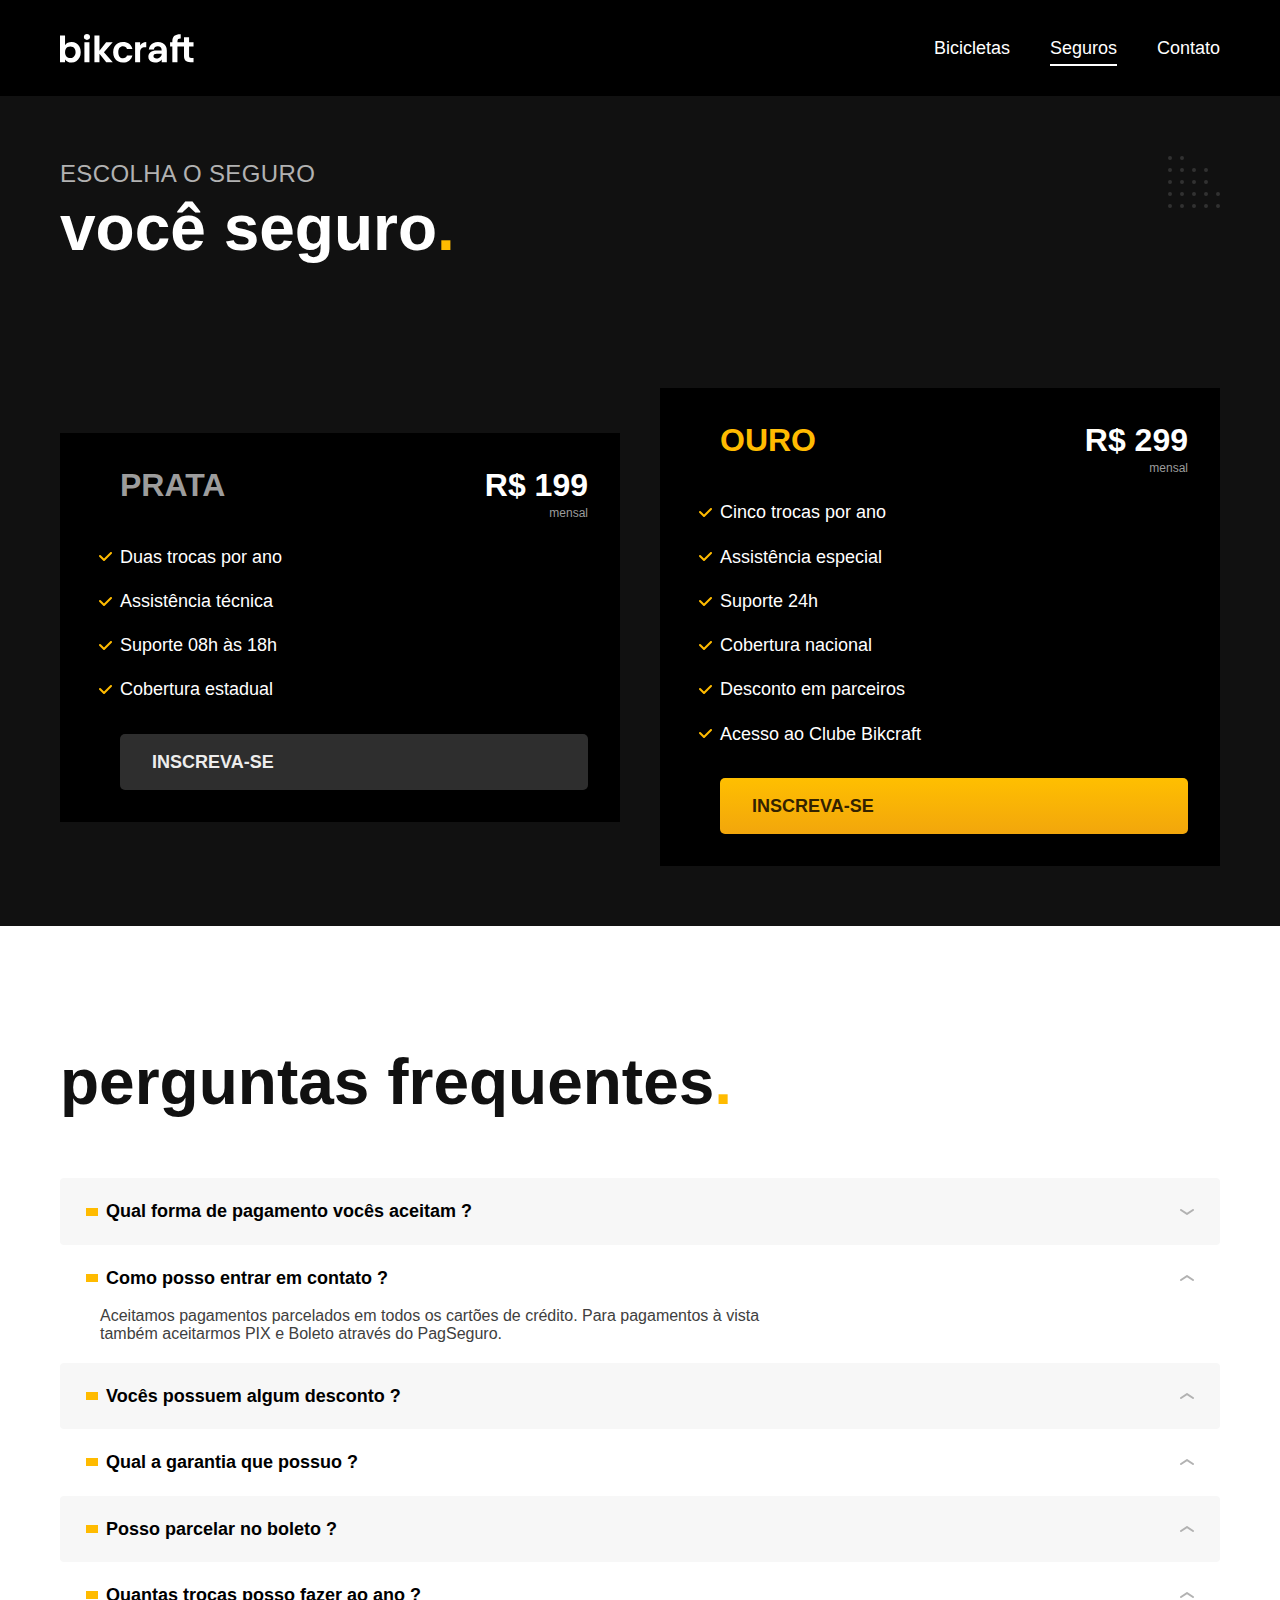
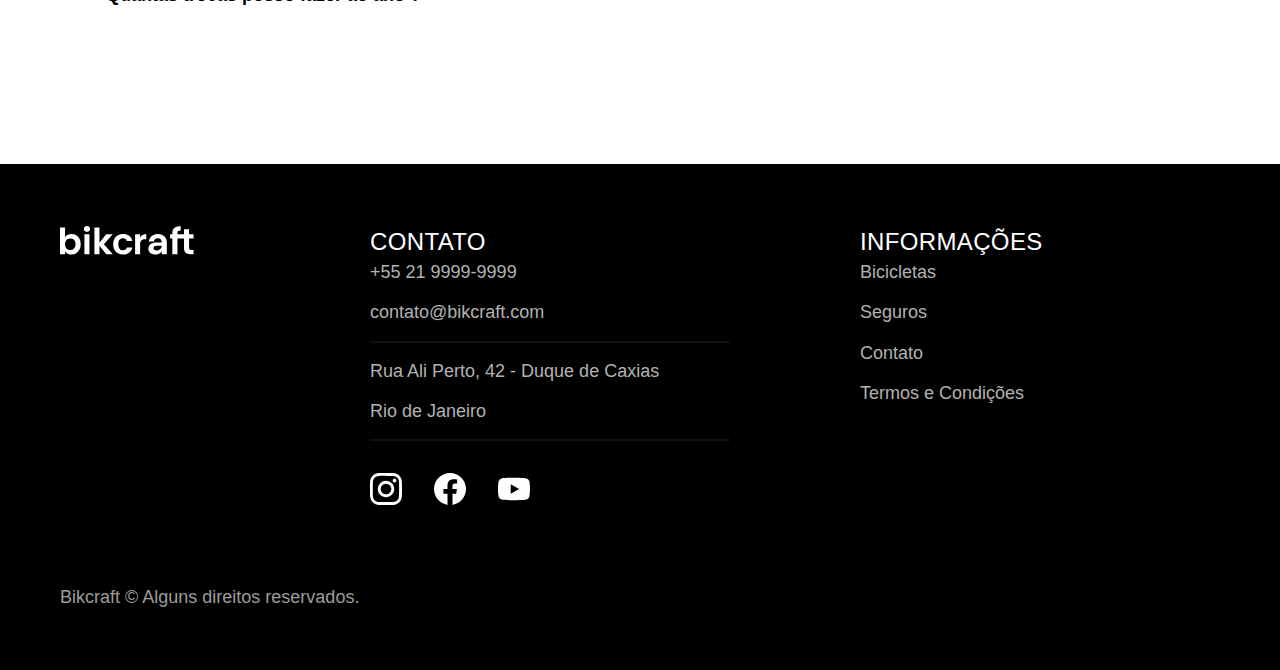
<file: seguros.html>
<!DOCTYPE html>
<html lang="pt-br">

<head>
  <meta charset="UTF-8">
  <meta name="viewport" content="width=device-width, initial-scale=1.0">

  <title>Seguros | Bikcraft</title>
  <meta name="description" content="Seguros">

  <link rel="icon" href="./favicon.svg" type="image/svg+xml">
  <link rel="preload" href="./css/style.min.css" as="style">
  <link rel="stylesheet" href="./css/style.min.css">
  <script>document.documentElement.classList.add('js');</script>
</head>

<body id="seguros">
  <header class="header-bg">
    <div class="header container">
      <a href="./">
        <img src="./img/bikcraft.svg" alt="Bikcraft" width="136" height="32">
      </a>

      <nav aria-label="primaria">
        <ul class="header-menu font-1-m cor-0">
          <li><a href="./bicicletas.html">Bicicletas</a></li>
          <li><a href="./seguros.html">Seguros</a></li>
          <li><a href="./contato.html">Contato</a></li>
        </ul>
      </nav>
    </div>
  </header>

  <main class="seguros-bg">
    <div class="titulo-bg">
      <div class="titulo container">
        <p class="font-2-l-b cor-5">Escolha o Seguro</p>
        <h1 class="font-1-xxl cor-0">você seguro<span class="corp1">.</span></h1>
      </div>
    </div>
    <div class="seguros container fadeInLeft" data-anime="400">
      <div class="seguros-item">
        <h3 class="font-1-xl cor-6 ">PRATA</h3>
        <span class="font-1-xl cor-0">R$ 199 <span class="font-1-xs cor-6">mensal</span></span>
        <ul class="font-2-m cor-0">
          <li>Duas trocas por ano</li>
          <li>Assistência técnica</li>
          <li>Suporte 08h às 18h</li>
          <li>Cobertura estadual</li>
        </ul>
        <a class="botao secundario" href="./orcamento.html?tipo=seguro&produto=prata">Inscreva-se</a>
      </div>

      <div class="seguros-item fadeInRight" data-anime="200">
        <h3 class="font-1-xl corp1 ">OURO</h3>
        <span class="font-1-xl cor-0">R$ 299 <span class="font-1-xs cor-6">mensal</span></span>
        <ul class="font-2-m cor-0">
          <li>Cinco trocas por ano</li>
          <li>Assistência especial</li>
          <li>Suporte 24h</li>
          <li>Cobertura nacional</li>
          <li>Desconto em parceiros</li>
          <li>Acesso ao Clube Bikcraft</li>
        </ul>
        <a class="botao" href="./orcamento.html?tipo=seguro&produto=ouro">Inscreva-se</a>
      </div>
    </div>
  </main>



  <article class="perguntas container">
    <h2 class="font-1-xxl">perguntas frequentes<span class="corp1">.</span></h2>

    <dl>
      <div>
        <dt><button class="font-1-m-b" aria-controls="pergunta1" aria-expanded="true">Qual forma de pagamento vocês aceitam ?</button></b></dt>
        <dd class="font-2-s cor-9" id="pergunta1">Aceitamos pagamentos parcelados em todos os cartões de crédito. Para pagamentos à vista também aceitarmos PIX e Boleto através do PagSeguro.</dd>
      </div>
      <div>
        <dt><button class="font-1-m-b" aria-controls="pergunta2" aria-expanded="false">Como posso entrar em contato ?</button></dt>
        <dd class="font-2-s cor-9 ativa" id="pergunta2">Aceitamos pagamentos parcelados em todos os cartões de crédito. Para pagamentos à vista também aceitarmos PIX e Boleto através do PagSeguro.</dd>
      </div>
      <div>
        <dt><button class="font-1-m-b" aria-controls="pergunta3" aria-expanded="false">Vocês possuem algum desconto ?</button></dt>
        <dd class="font-2-s cor-9" id="pergunta3">Aceitamos pagamentos parcelados em todos os cartões de crédito. Para pagamentos à vista também aceitarmos PIX e Boleto através do PagSeguro.</dd>
      </div>
      <div>
        <dt><button class="font-1-m-b" aria-controls="pergunta4" aria-expanded="false">Qual a garantia que possuo ?</button></dt>
        <dd class="font-2-s cor-9" id="pergunta4">Aceitamos pagamentos parcelados em todos os cartões de crédito. Para pagamentos à vista também aceitarmos PIX e Boleto através do PagSeguro.</dd>
      </div>
      <div>
        <dt><button class="font-1-m-b" aria-controls="pergunta5" aria-expanded="false">Posso parcelar no boleto ?</button></dt>
        <dd class="font-2-s cor-9" id="pergunta5">Aceitamos pagamentos parcelados em todos os cartões de crédito. Para pagamentos à vista também aceitarmos PIX e Boleto através do PagSeguro.</dd>
      </div>
      <div>
        <dt><button class="font-1-m-b" aria-controls="pergunta6" aria-expanded="false">Quantas trocas posso fazer ao ano ?</button></dt>
        <dd class="font-2-s cor-9" id="pergunta6">Aceitamos pagamentos parcelados em todos os cartões de crédito. Para pagamentos à vista também aceitarmos PIX e Boleto através do PagSeguro.</dd>
      </div>
    </dl>
  </article>


  <footer class="footer-bg">
    <div class="footer container">
      <img src="./img/bikcraft.svg" alt="Bikcraft" width="136" height="32">
      <div class="footer-contato">
        <h3 class="font-2-l-b cor-0">Contato</h3>
        <ul class="font-2-m cor-5">
          <li><a href="tel:+552199999999">+55 21 9999-9999</a></li>
          <li><a href="mailto:contato@bikcraft.com">contato@bikcraft.com</a></li>
          <li>Rua Ali Perto, 42 - Duque de Caxias</li>
          <li>Rio de Janeiro</li>
        </ul>
        <div class="footer-redes">
          <a href="./">
            <img src="./img/redes/instagram.svg" alt="Instagram" width="32" height="32">
          </a>
          <a href="./">
            <img src="./img/redes/facebook.svg" alt="Facebook" width="32" height="32">
          </a>
          <a href="./">
            <img src="./img/redes/youtube.svg" alt="Youtube" width="32" height="32">
          </a>
        </div>
      </div>
      <div class="footer-informacoes">
        <h3 class="font-2-l-b cor-0">Informações</h3>
        <nav>
          <ul class="font-1-m cor-5">
            <li><a href="./bicicletas.html">Bicicletas</a></li>
            <li><a href="./seguros.html">Seguros</a></li>
            <li><a href="./contato.html">Contato</a></li>
            <li><a href="./termos.html">Termos e Condições</a></li>
          </ul>
        </nav>
      </div>
      <p class="footer-copy font-2-m cor-6">Bikcraft © Alguns direitos reservados.</p>
    </div>
  </footer>
  <script src="./js/plugins/simple-anime.js"></script>
  <script src="./js/script.js"></script>
</body>
</file>
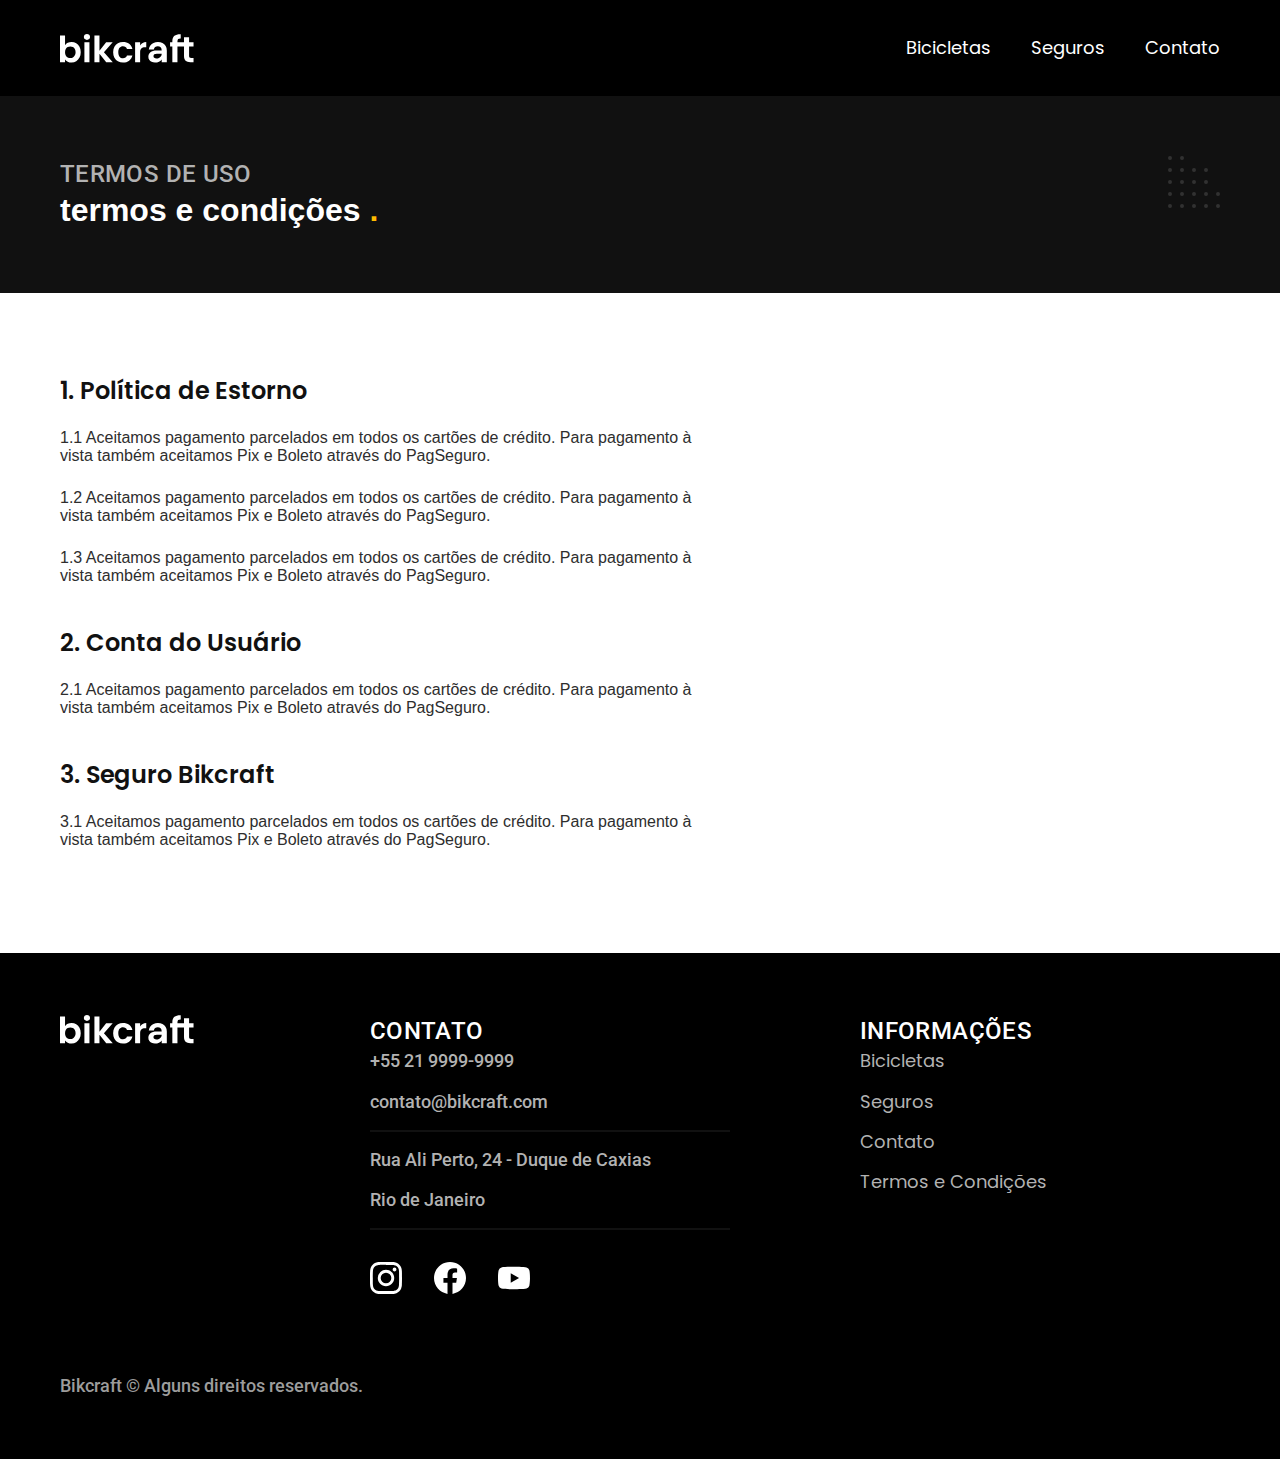
<file: termos.html>
<!DOCTYPE html>

<html lang="pt-br">

<head>
  <meta charset="UTF-8">
  <meta name="viewport" content="width=device-width, initial-scale=1.0">

  <title>Termos & Condições | Bikcraft - Bicicletas Elétricas</title>
  <meta name="desciption" content="Termos e Condições da Bikcraft.">

  <link rel="icon" href="./favicon.svg" type="image/svg+xml">
  <link rel="preload" href="./css/style.min.css" as="style">
  <link rel="stylesheet" href="./css/style.min.css">
  <link rel="preconnect" href="https://fonts.googleapis.com">
  <link rel="preconnect" href="https://fonts.gstatic.com" crossorigin>
  <link href="<link rel=" preconnect" href="https://fonts.googleapis.com">
  <link rel="preconnect" href="https://fonts.gstatic.com" crossorigin>
  <link href="https://fonts.googleapis.com/css2?family=Merriweather:ital,wght@1,900&family=Poppins:wght@400;600&family=Roboto:wght@400;500&display=swap" rel="stylesheet">


  <script>document.documentElement.classList.add('js');</script>
</head>

<body id="termos">

  <header class="header-bg">
    <div class="header container">
      <a href="./">
        <img src="./img/bikcraft.svg" alt="Logo da Bikcraft" width="136" height="32">
      </a>
      <nav aria-label="primaria">
        <ul class="header-menu font-1-m cor-0 ">
          <li><a href="./bicicletas.html">Bicicletas</a></li>
          <li><a href="./seguros.html">Seguros</a></li>
          <li><a href="./contato.html">Contato</a></li>
        </ul>
      </nav>
    </div>
  </header>

  <main>
    <div class="titulo-bg">
      <div class="titulo container">
        <p class="font-2-l-b cor-5">Termos de Uso</p>
        <h1 class="font-1-1xxl cor-0">termos e condições <span class="corp1">.</span></h1>
      </div>
    </div>

    <div class="termos cor-10  container">
      <h2 class="font-1-l cor-11">1. Política de Estorno</h2>
      <p>1.1 Aceitamos pagamento parcelados em todos os cartões de crédito. Para pagamento à vista também aceitamos Pix e Boleto através do PagSeguro.</p>
      <p>1.2 Aceitamos pagamento parcelados em todos os cartões de crédito. Para pagamento à vista também aceitamos Pix e Boleto através do PagSeguro.</p>
      <p>1.3 Aceitamos pagamento parcelados em todos os cartões de crédito. Para pagamento à vista também aceitamos Pix e Boleto através do PagSeguro.</p>
      <h2 class="font-1-l cor-11">2. Conta do Usuário</h2>
      <p>2.1 Aceitamos pagamento parcelados em todos os cartões de crédito. Para pagamento à vista também aceitamos Pix e Boleto através do PagSeguro.</p>
      <h2 class="font-1-l cor-11">3. Seguro Bikcraft</h2>
      <p>3.1 Aceitamos pagamento parcelados em todos os cartões de crédito. Para pagamento à vista também aceitamos Pix e Boleto através do PagSeguro.</p>
    </div>
  </main>



  <footer class="footer-bg">
    <div class="footer container">
      <img src="./img/bikcraft.svg" alt="Bikcraft" width="136" height="32">

      <div class="footer-contato">
        <h3 class="font-2-l-b cor-0">Contato</h3>
        <ul class="font-2-m cor-5">
          <li><a href="tel:+5521998893537">+55 21 9999-9999</a></li>
          <li><a href="mailto:maeduardaaraujo01@gmail.com">contato@bikcraft.com</a></li>
          <li>Rua Ali Perto, 24 - Duque de Caxias</li>
          <li>Rio de Janeiro</li>
        </ul>
        <div class="footer-redes">
          <a href="./">
            <img src="./img/redes/instagram.svg" alt="Instagram" width="32" height="32">
          </a>
          <a href="./">
            <img src="./img/redes/facebook.svg" alt="Facebook" width="32" height="32">
          </a>
          <a href="./">
            <img src="./img/redes/youtube.svg" alt="Youtube" width="32" height="32">
          </a>
        </div>
      </div>
      <div class="footer-informacoes">
        <h3 class="font-2-l-b cor-0">Informações</h3>
        <nav>
          <ul class="font-1-m cor-5">
            <li><a href="./bicicletas.html">Bicicletas</a></li>
            <li><a href="./seguros.html">Seguros</a></li>
            <li><a href="./contato.html">Contato</a></li>
            <li><a href="./termos.html">Termos e Condições</a></li>
          </ul>
        </nav>
      </div>
      <p class="footer-copy font-2-m cor-6">Bikcraft © Alguns direitos reservados.</p>
    </div>
  </footer>

  <script src="./js/script.js"></script>
</body>
</file>
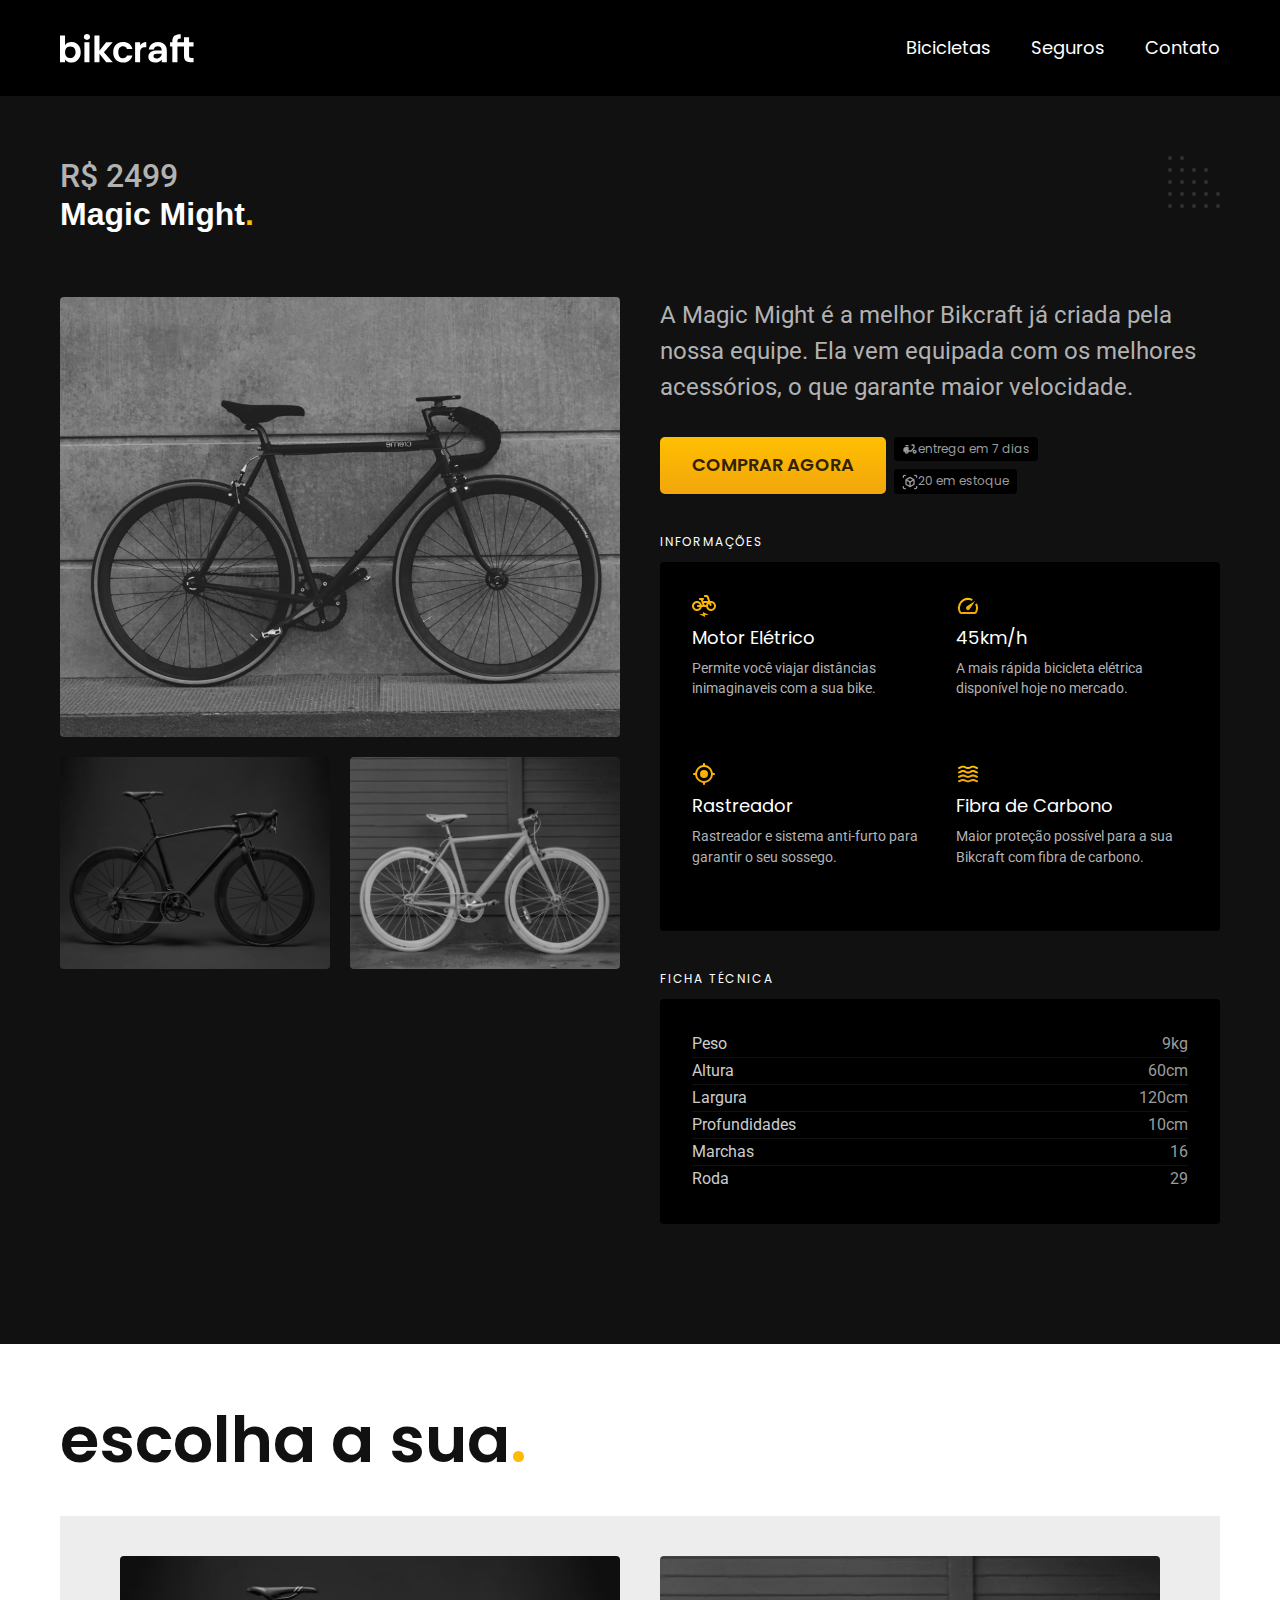
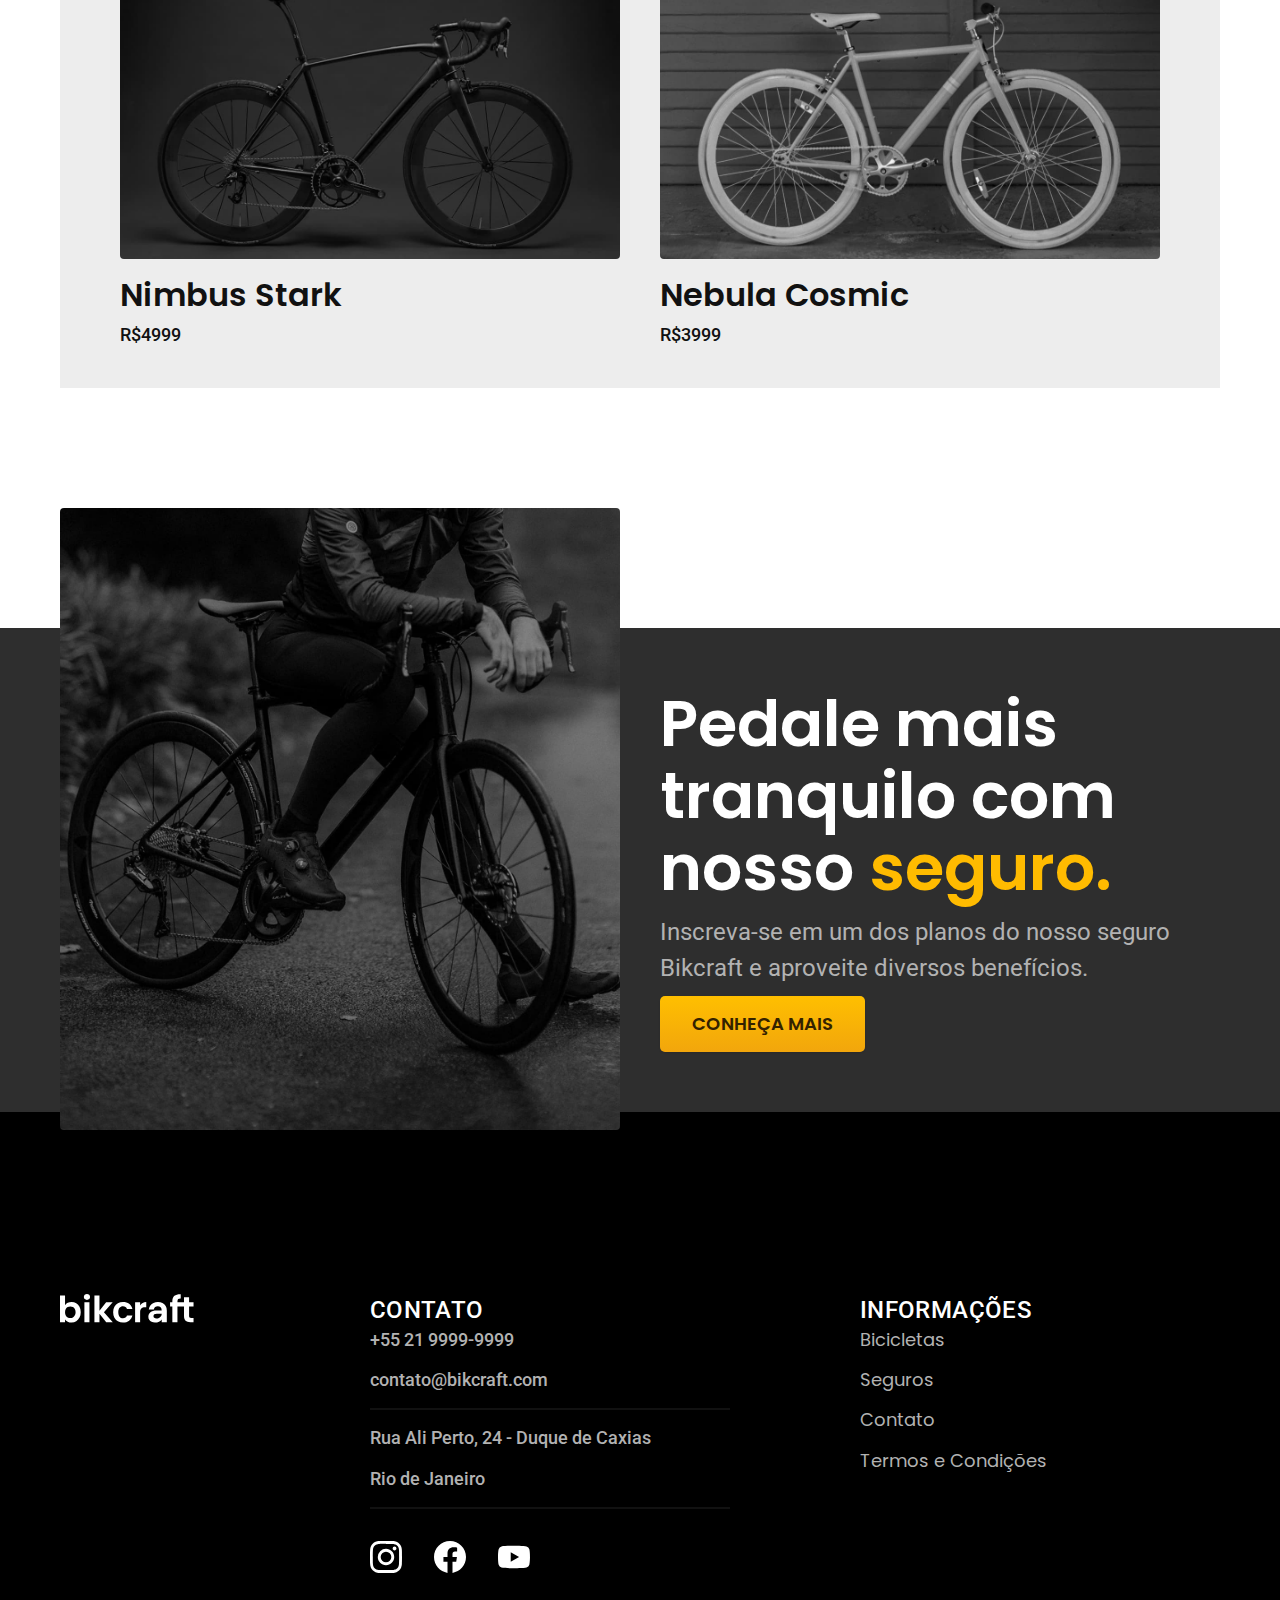
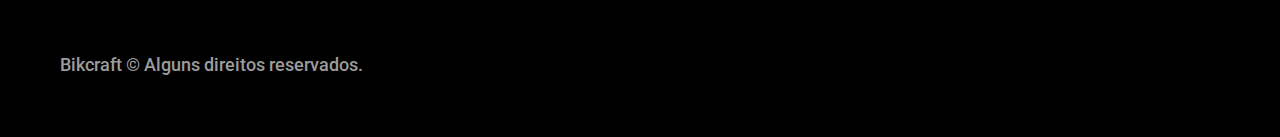
<file: bicicletas/magic.html>
<!DOCTYPE html>

<html lang="pt-br">

<head>
  <meta charset="UTF-8">
  <meta name="viewport" content="width=device-width, initial-scale=1.0">

  <title>Magic Might | Bikcraft</title>
  <meta name="desciption" content="Termos e Condições da Bikcraft.">

  <link rel="icon" href="../favicon.svg" type="image/svg+xml">
  <link rel="stylesheet" href="../css/style.min.css">
  <link rel="preconnect" href="https://fonts.googleapis.com">
  <link rel="preconnect" href="https://fonts.gstatic.com" crossorigin>
  <link href="<link rel=" preconnect" href="https://fonts.googleapis.com">
  <link rel="preconnect" href="https://fonts.gstatic.com" crossorigin>
  <link href="https://fonts.googleapis.com/css2?family=Merriweather:ital,wght@1,900&family=Poppins:wght@400;600&family=Roboto:wght@400;500&display=swap" rel="stylesheet">


  <script>document.documentElement.classList.add('js');</script>
</head>

<body id="bicicleta">

  <header class="header-bg">
    <div class="header container">
      <a href="./">
        <img src="../img/bikcraft.svg" alt="Logo da Bikcraft">
      </a>
      <nav aria-label="primaria">
        <ul class="header-menu font-1-m cor-0 ">
          <li><a href="../bicicletas.html">Bicicletas</a></li>
          <li><a href="../seguros.html">Seguros</a></li>
          <li><a href="../contato.html">Contato</a></li>
        </ul>
      </nav>
    </div>
  </header>

  <main class="titulo-bg">
    <div>
      <div class="titulo container">
        <p class="font-2-xl cor-5">R$ 2499</p>
        <h1 class="font-1-1xxl cor-0">Magic Might<span class="corp1">.</span></h1>
      </div>
    </div>
    <div class="bicicleta container">
      <div class="bicicleta-imagens">
        <img src="../img/bicicleta/nimbus2.jpg" alt="Bicicleta Nimbus Stark">
        <img src="../img/bicicleta/nimbus1.jpg" alt="Bicicleta Nimbus Stark">
        <img src="../img/bicicleta/nimbus3.jpg" alt="Bicicleta Nimbus Stark">
      </div>
      <div class="bicicleta-conteudo">
        <p class="font-2-l cor-5">A Magic Might é a melhor Bikcraft já criada pela nossa equipe. Ela vem equipada com os melhores acessórios, o que garante maior velocidade.</p>
        <div class="bicicleta-comprar">
          <a class="botao" href="../orcamento.html?tipo=bikcraft&produto=magic">Comprar Agora</a>
          <span class="font-1-xs cor-6"><img src="../img/icones/entrega.svg">entrega em 7 dias</span>
          <span class="font-1-xs cor-6"><img src="../img/icones/estoque.svg">20 em estoque</span>
        </div>

        <h2 class="font-1-xs cor-0">Informações</h2>
        <ul class="bicicleta-informacoes">
          <li><img src="../img/icones/eletrica.svg" alt="">
            <h3 class="font-1-m cor-0">Motor Elétrico</h3>
            <p class="font-2-xs cor-5">Permite você viajar distâncias inimaginaveis com a sua bike.</p>
          </li>
          <li><img src="../img/icones/velocidade.svg" alt="">
            <h3 class="font-1-m cor-0">45km/h</h3>
            <p class="font-2-xs cor-5">A mais rápida bicicleta elétrica disponível hoje no mercado.</p>
          </li>
          <li><img src="../img/icones/rastreador.svg" alt="">
            <h3 class="font-1-m cor-0">Rastreador</h3>
            <p class="font-2-xs cor-5">Rastreador e sistema anti-furto para garantir o seu sossego.</p>
          </li>
          <li><img src="../img/icones/carbono.svg" alt="">
            <h3 class="font-1-m cor-0">Fibra de Carbono</h3>
            <p class="font-2-xs cor-5">Maior proteção possível para a sua Bikcraft com fibra de carbono.</p>
          </li>
        </ul>
        <h2 class="font-1-xs cor-0">Ficha Técnica</h2>
        <ul class="bicicleta-ficha font-2-s cor-4">
          <li>Peso<span>9kg</span></li>
          <li>Altura<span>60cm</span></li>
          <li>Largura<span>120cm</span></li>
          <li>Profundidades<span>10cm</span></li>
          <li>Marchas<span>16</span></li>
          <li>Roda<span>29</span></li>
        </ul>
      </div>
    </div>
  </main>

  <article class="bicicletas-lista container">
    <h2 class=" font-1-xxl">escolha a sua<span class="corp1">.</span></h2>

    <ul>
      <li>
        <a href="./nimbus.html">
          <img src="../img/bicicletas/nimbus.jpg" alt="Bicicleta preta modelo Nimbus Stark">
          <h3 class="font-1-xl">Nimbus Stark</h3>
          <span class="font-2-m cor8">R$4999</span>
        </a>
      </li>
      <li>
        <a href="./nebula.html">
          <img src="../img/bicicletas/nebula.jpg" alt="Bicicleta preta modelo Nebula Cosmic">
          <h3 class="font-1-xl">Nebula Cosmic</h3>
          <span class="font-2-m cor8">R$3999</span>
        </a>
      </li>
    </ul>

  </article>

  <article class="seguro-bg">
    <div class="seguro container">
      <div>
        <img src="../img/fotos/seguros.jpg" alt="Pessoa parada em cima de uma bicicleta">
      </div>
      <div class="seguro-conteudo">
        <h2 class="font-1-xxl cor-0">Pedale mais tranquilo com nosso <span class="corp1">seguro.</span> </h2>
        <p class="font-2-l cor-5">Inscreva-se em um dos planos do nosso seguro Bikcraft e aproveite diversos benefícios.</p>
        <a class="botao" href="../seguros.html">Conheça Mais</a>
      </div>
    </div>
  </article>

  <footer class="footer-bg">
    <div class="footer container">
      <img src="../img/bikcraft.svg" alt="Bikcraft">

      <div class="footer-contato">
        <h3 class="font-2-l-b cor-0">Contato</h3>
        <ul class="font-2-m cor-5">
          <li><a href="tel:+5521998893537">+55 21 9999-9999</a></li>
          <li><a href="mailto:maeduardaaraujo01@gmail.com">contato@bikcraft.com</a></li>
          <li>Rua Ali Perto, 24 - Duque de Caxias</li>
          <li>Rio de Janeiro</li>
        </ul>
        <div class="footer-redes">
          <a href="./">
            <img src="../img/redes/instagram.svg" alt="Instagram">
          </a>
          <a href="./">
            <img src="../img/redes/facebook.svg" alt="Facebook">
          </a>
          <a href="./">
            <img src="../img/redes/youtube.svg" alt="Youtube">
          </a>
        </div>
      </div>
      <div class="footer-informacoes">
        <h3 class="font-2-l-b cor-0">Informações</h3>
        <nav>
          <ul class="font-1-m cor-5">
            <li><a href="../bicicletas.html">Bicicletas</a></li>
            <li><a href="../seguros.html">Seguros</a></li>
            <li><a href="../contato.html">Contato</a></li>
            <li><a href=".. /termos.html">Termos e Condições</a></li>
          </ul>
        </nav>
      </div>
      <p class="footer-copy font-2-m cor-6">Bikcraft © Alguns direitos reservados.</p>
    </div>
  </footer>
  <script src="../js/script.js"></script>
</body>
</file>
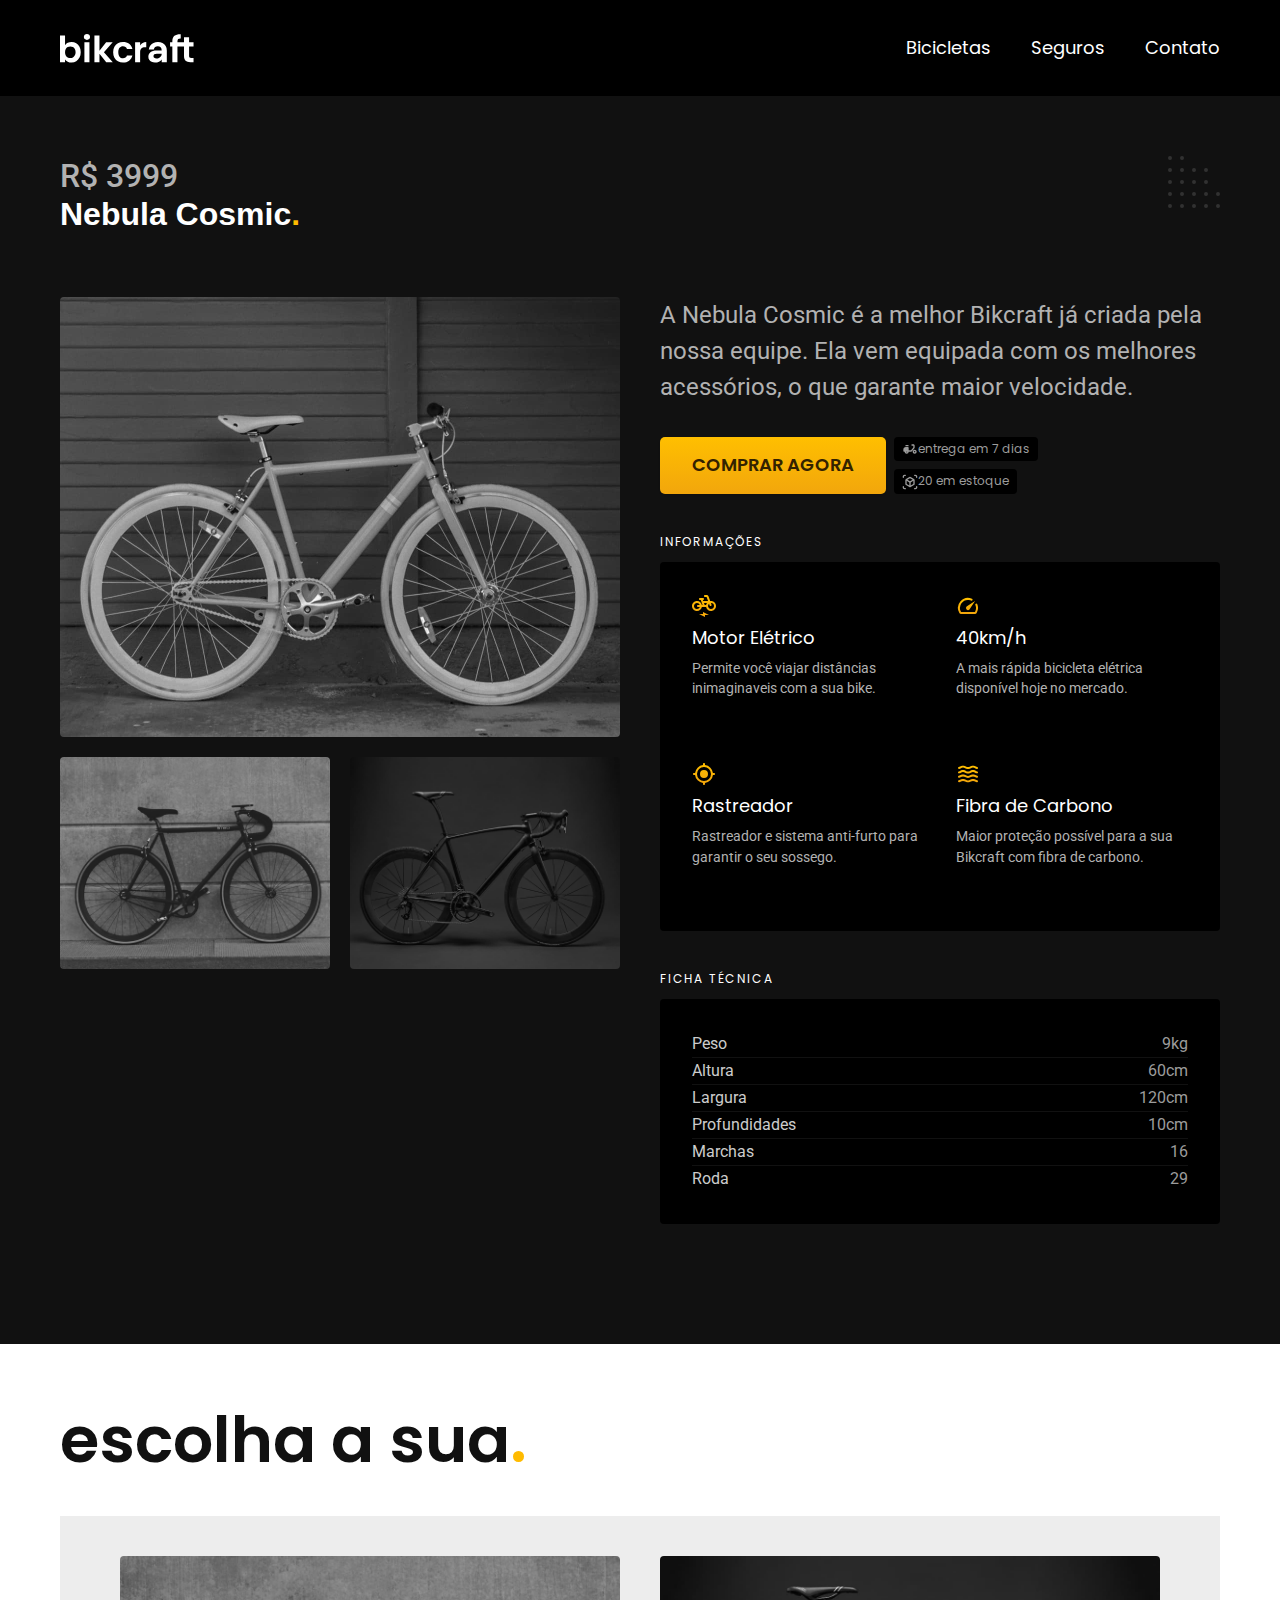
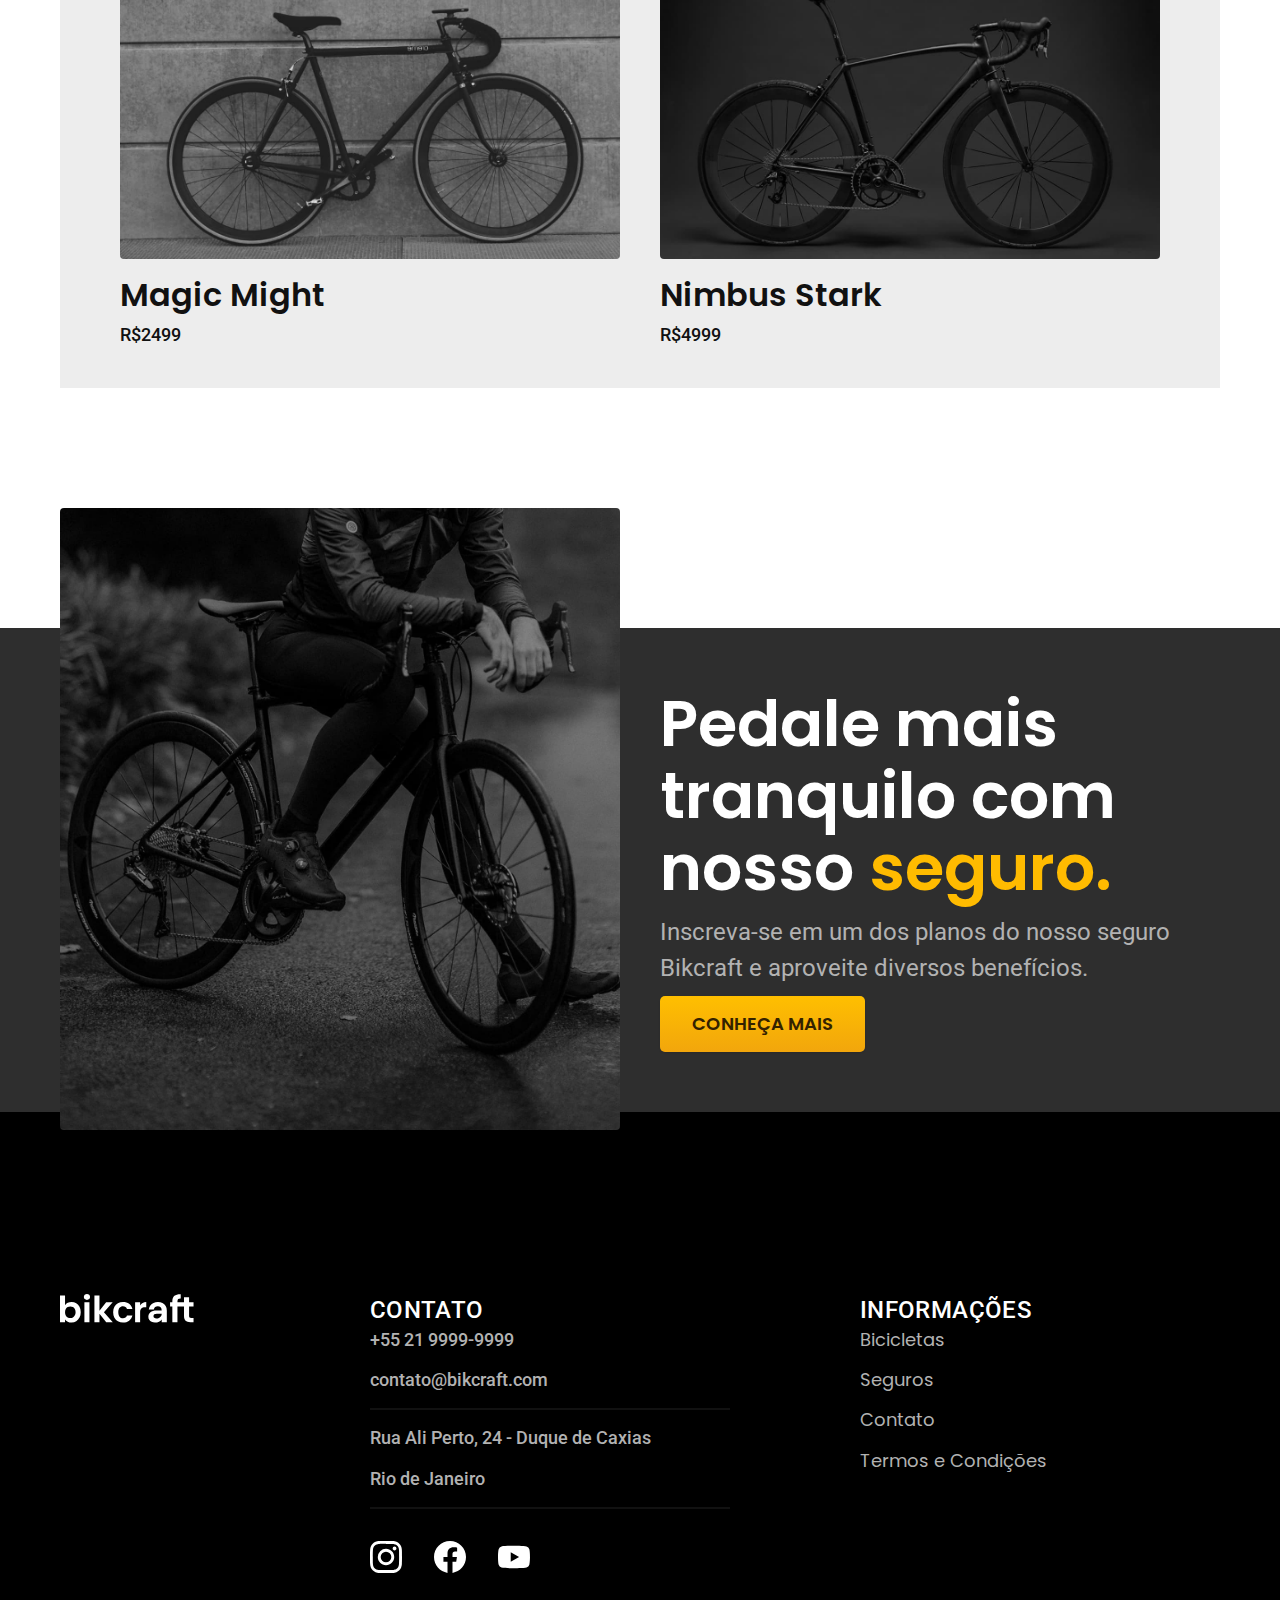
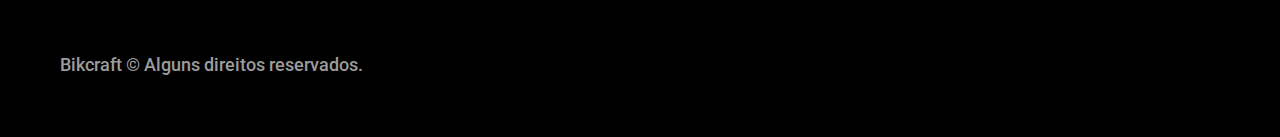
<file: bicicletas/nebula.html>
<!DOCTYPE html>

<html lang="pt-br">

<head>
  <meta charset="UTF-8">
  <meta name="viewport" content="width=device-width, initial-scale=1.0">

  <title>Nebula Cosmic | Bikcraft</title>
  <meta name="desciption" content="Termos e Condições da Bikcraft.">

  <link rel="icon" href="../favicon.svg" type="image/svg+xml">
  <link rel="stylesheet" href="../css/style.min.css">
  <link rel="preconnect" href="https://fonts.googleapis.com">
  <link rel="preconnect" href="https://fonts.gstatic.com" crossorigin>
  <link href="<link rel=" preconnect" href="https://fonts.googleapis.com">
  <link rel="preconnect" href="https://fonts.gstatic.com" crossorigin>
  <link href="https://fonts.googleapis.com/css2?family=Merriweather:ital,wght@1,900&family=Poppins:wght@400;600&family=Roboto:wght@400;500&display=swap" rel="stylesheet">


  <script>document.documentElement.classList.add('js');</script>
</head>

<body id="bicicleta">

  <header class="header-bg">
    <div class="header container">
      <a href="./">
        <img src="../img/bikcraft.svg" alt="Logo da Bikcraft">
      </a>
      <nav aria-label="primaria">
        <ul class="header-menu font-1-m cor-0 ">
          <li><a href="../bicicletas.html">Bicicletas</a></li>
          <li><a href="../seguros.html">Seguros</a></li>
          <li><a href="../contato.html">Contato</a></li>
        </ul>
      </nav>
    </div>
  </header>

  <main class="titulo-bg">
    <div>
      <div class="titulo container">
        <p class="font-2-xl cor-5">R$ 3999</p>
        <h1 class="font-1-1xxl cor-0">Nebula Cosmic<span class="corp1">.</span></h1>
      </div>
    </div>
    <div class="bicicleta container">
      <div class="bicicleta-imagens">
        <img src="../img/bicicleta/nimbus3.jpg" alt="Bicicleta Nebula Cosmic">
        <img src="../img/bicicleta/nimbus2.jpg" alt="Bicicleta Nebula Cosmic">
        <img src="../img/bicicleta/nimbus1.jpg" alt="Bicicleta Nebula Cosmic">
      </div>
      <div class="bicicleta-conteudo">
        <p class="font-2-l cor-5">A Nebula Cosmic é a melhor Bikcraft já criada pela nossa equipe. Ela vem equipada com os melhores acessórios, o que garante maior velocidade.</p>
        <div class="bicicleta-comprar">
          <a class="botao" href="../orcamento.html?tipo=bikcraft&produto=nebula">Comprar Agora</a>
          <span class="font-1-xs cor-6"><img src="../img/icones/entrega.svg">entrega em 7 dias</span>
          <span class="font-1-xs cor-6"><img src="../img/icones/estoque.svg">20 em estoque</span>
        </div>

        <h2 class="font-1-xs cor-0">Informações</h2>
        <ul class="bicicleta-informacoes">
          <li><img src="../img/icones/eletrica.svg" alt="">
            <h3 class="font-1-m cor-0">Motor Elétrico</h3>
            <p class="font-2-xs cor-5">Permite você viajar distâncias inimaginaveis com a sua bike.</p>
          </li>
          <li><img src="../img/icones/velocidade.svg" alt="">
            <h3 class="font-1-m cor-0">40km/h</h3>
            <p class="font-2-xs cor-5">A mais rápida bicicleta elétrica disponível hoje no mercado.</p>
          </li>
          <li><img src="../img/icones/rastreador.svg" alt="">
            <h3 class="font-1-m cor-0">Rastreador</h3>
            <p class="font-2-xs cor-5">Rastreador e sistema anti-furto para garantir o seu sossego.</p>
          </li>
          <li><img src="../img/icones/carbono.svg" alt="">
            <h3 class="font-1-m cor-0">Fibra de Carbono</h3>
            <p class="font-2-xs cor-5">Maior proteção possível para a sua Bikcraft com fibra de carbono.</p>
          </li>
        </ul>
        <h2 class="font-1-xs cor-0">Ficha Técnica</h2>
        <ul class="bicicleta-ficha font-2-s cor-4">
          <li>Peso<span>9kg</span></li>
          <li>Altura<span>60cm</span></li>
          <li>Largura<span>120cm</span></li>
          <li>Profundidades<span>10cm</span></li>
          <li>Marchas<span>16</span></li>
          <li>Roda<span>29</span></li>
        </ul>
      </div>
    </div>
  </main>

  <article class="bicicletas-lista container">
    <h2 class=" font-1-xxl">escolha a sua<span class="corp1">.</span></h2>

    <ul>
      <li>
        <a href="./magic.html">
          <img src="../img/bicicletas/magic.jpg" alt="Bicicleta preta modelo Magic Might">
          <h3 class="font-1-xl">Magic Might</h3>
          <span class="font-2-m cor8">R$2499</span>
        </a>
      </li>
      <li>
        <a href="./nimbus.html">
          <img src="../img/bicicletas/nimbus.jpg" alt="Bicicleta preta modelo Nimbus Stark">
          <h3 class="font-1-xl">Nimbus Stark</h3>
          <span class="font-2-m cor8">R$4999</span>
        </a>
      </li>
    </ul>

  </article>

  <article class="seguro-bg">
    <div class="seguro container">
      <div>
        <img src="../img/fotos/seguros.jpg" alt="Pessoa parada em cima de uma bicicleta">
      </div>
      <div class="seguro-conteudo">
        <h2 class="font-1-xxl cor-0">Pedale mais tranquilo com nosso <span class="corp1">seguro.</span> </h2>
        <p class="font-2-l cor-5">Inscreva-se em um dos planos do nosso seguro Bikcraft e aproveite diversos benefícios.</p>
        <a class="botao" href="../seguros.html">Conheça Mais</a>
      </div>
    </div>
  </article>

  <footer class="footer-bg">
    <div class="footer container">
      <img src="../img/bikcraft.svg" alt="Bikcraft">

      <div class="footer-contato">
        <h3 class="font-2-l-b cor-0">Contato</h3>
        <ul class="font-2-m cor-5">
          <li><a href="tel:+5521998893537">+55 21 9999-9999</a></li>
          <li><a href="mailto:maeduardaaraujo01@gmail.com">contato@bikcraft.com</a></li>
          <li>Rua Ali Perto, 24 - Duque de Caxias</li>
          <li>Rio de Janeiro</li>
        </ul>
        <div class="footer-redes">
          <a href="./">
            <img src="../img/redes/instagram.svg" alt="Instagram">
          </a>
          <a href="./">
            <img src="../img/redes/facebook.svg" alt="Facebook">
          </a>
          <a href="./">
            <img src="../img/redes/youtube.svg" alt="Youtube">
          </a>
        </div>
      </div>
      <div class="footer-informacoes">
        <h3 class="font-2-l-b cor-0">Informações</h3>
        <nav>
          <ul class="font-1-m cor-5">
            <li><a href="../bicicletas.html">Bicicletas</a></li>
            <li><a href="../seguros.html">Seguros</a></li>
            <li><a href="../contato.html">Contato</a></li>
            <li><a href=".. /termos.html">Termos e Condições</a></li>
          </ul>
        </nav>
      </div>
      <p class="footer-copy font-2-m cor-6">Bikcraft © Alguns direitos reservados.</p>
    </div>
  </footer>
  <script src="../js/script.js"></script>
</body>
</file>
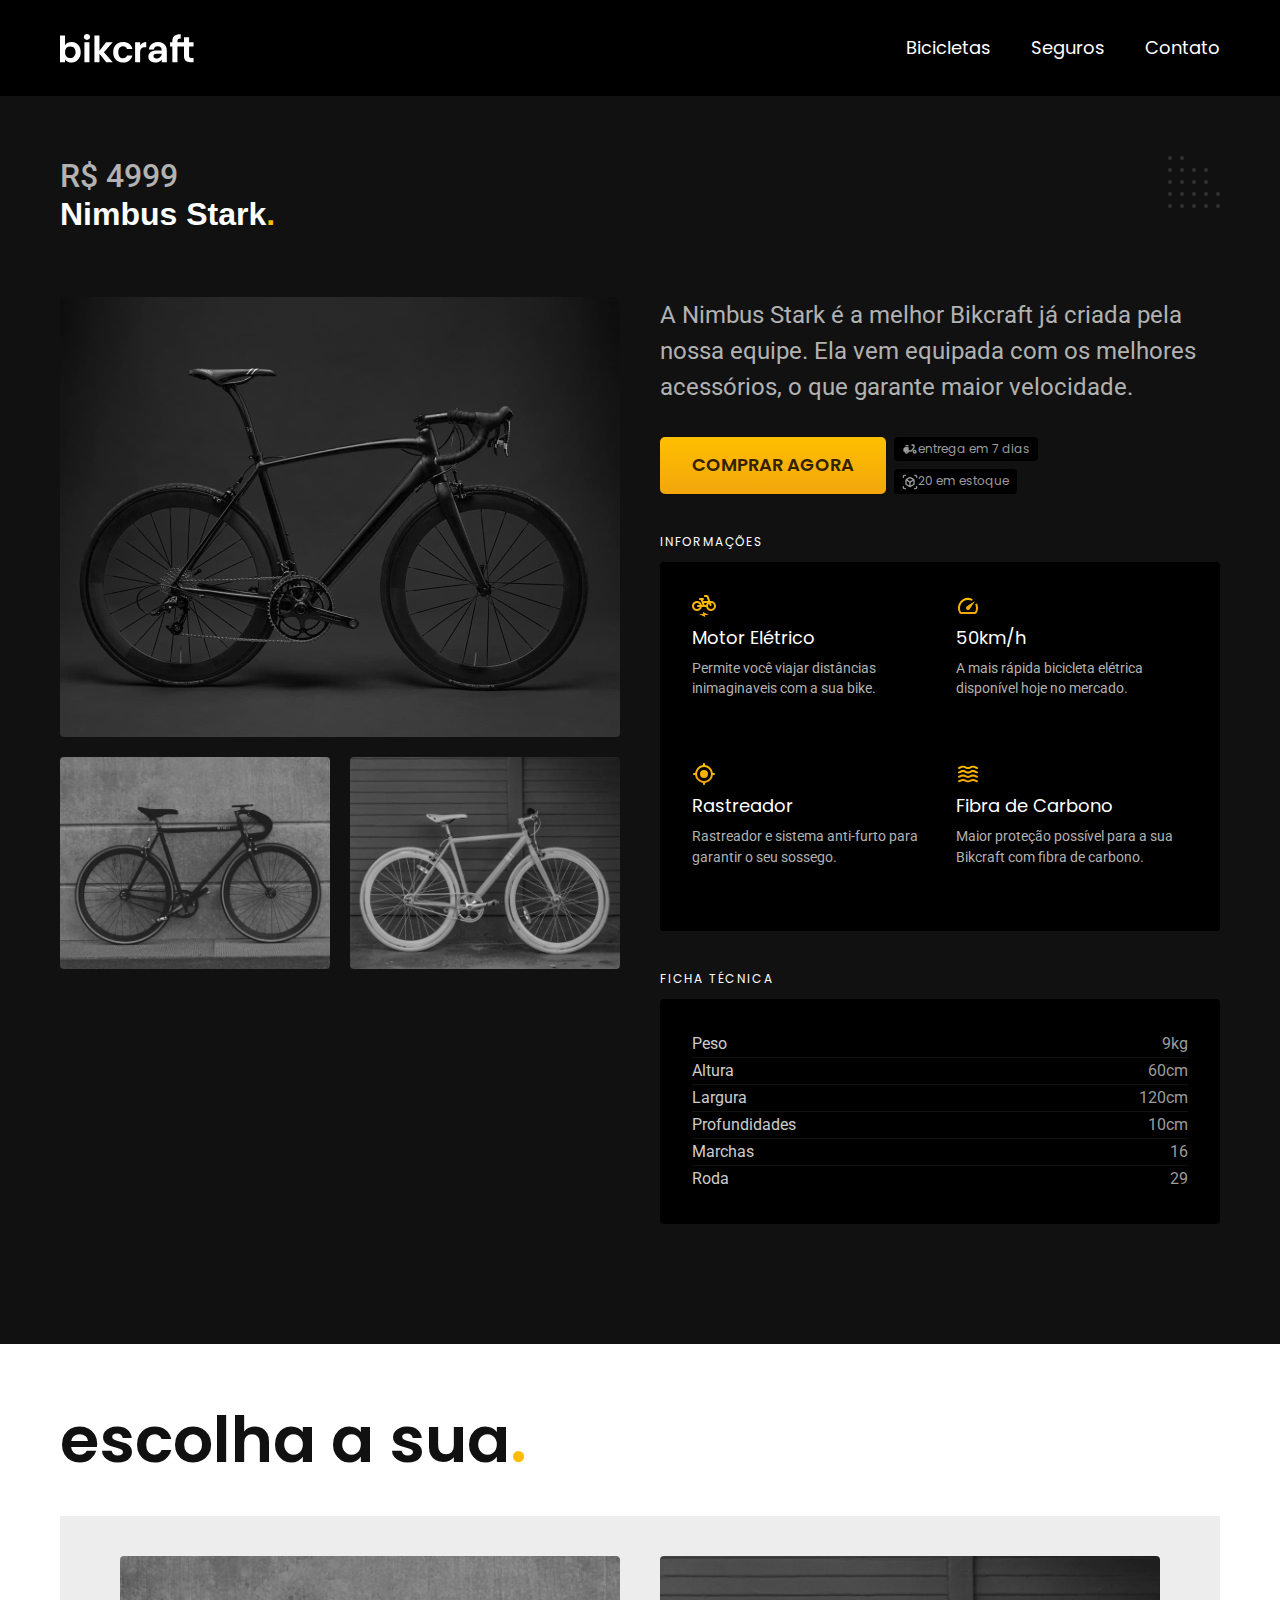
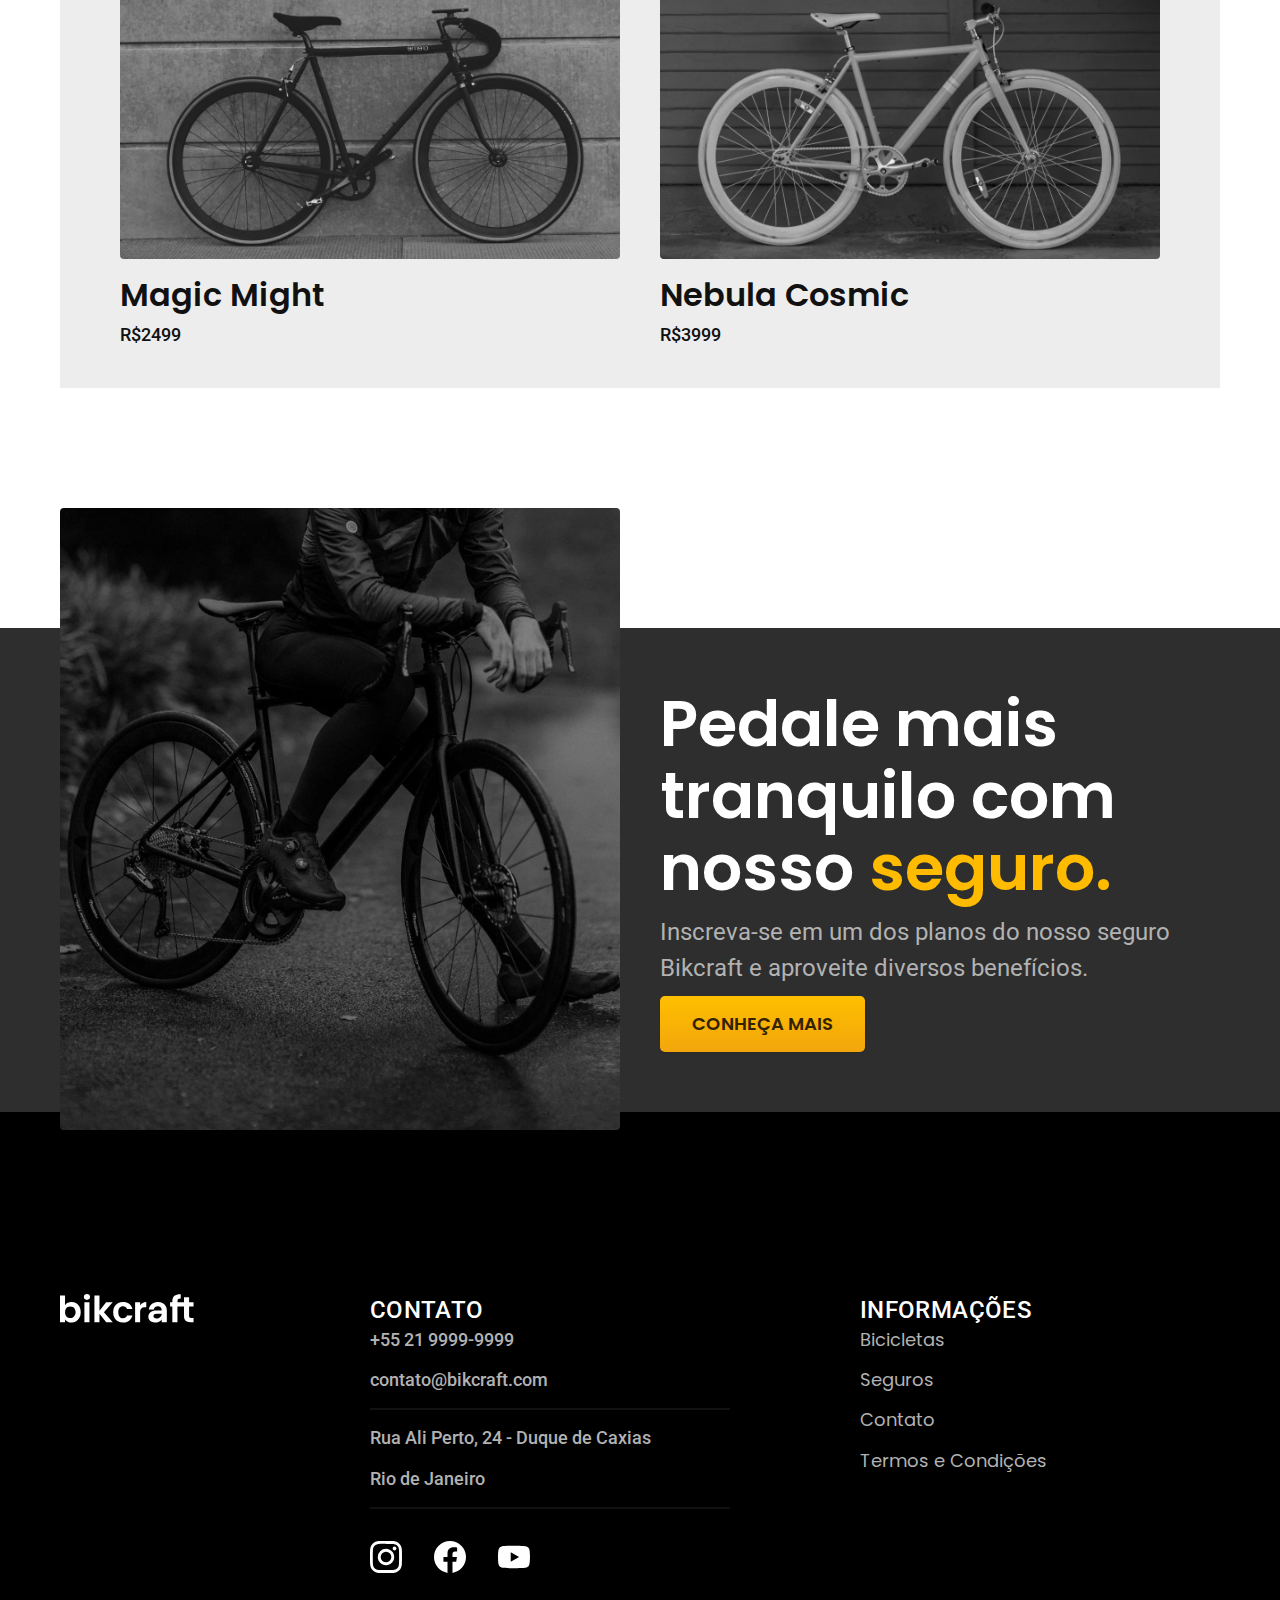
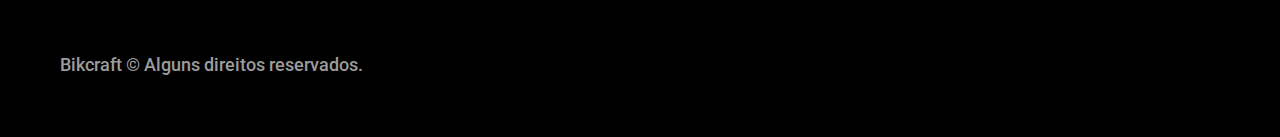
<file: bicicletas/nimbus.html>
<!DOCTYPE html>

<html lang="pt-br">

<head>
  <meta charset="UTF-8">
  <meta name="viewport" content="width=device-width, initial-scale=1.0">

  <title>Nimbus | Bikcraft</title>
  <meta name="desciption" content="Termos e Condições da Bikcraft.">

  <link rel="icon" href="../favicon.svg" type="image/svg+xml">
  <link rel="stylesheet" href="../css/style.min.css">
  <link rel="preconnect" href="https://fonts.googleapis.com">
  <link rel="preconnect" href="https://fonts.gstatic.com" crossorigin>
  <link href="<link rel=" preconnect" href="https://fonts.googleapis.com">
  <link rel="preconnect" href="https://fonts.gstatic.com" crossorigin>
  <link href="https://fonts.googleapis.com/css2?family=Merriweather:ital,wght@1,900&family=Poppins:wght@400;600&family=Roboto:wght@400;500&display=swap" rel="stylesheet">


  <script>document.documentElement.classList.add('js');</script>
</head>

<body id="bicicleta">

  <header class="header-bg">
    <div class="header container">
      <a href="./">
        <img src="../img/bikcraft.svg" alt="Logo da Bikcraft">
      </a>
      <nav aria-label="primaria">
        <ul class="header-menu font-1-m cor-0 ">
          <li><a href="../bicicletas.html">Bicicletas</a></li>
          <li><a href="../seguros.html">Seguros</a></li>
          <li><a href="../contato.html">Contato</a></li>
        </ul>
      </nav>
    </div>
  </header>

  <main class="titulo-bg">
    <div>
      <div class="titulo container">
        <p class="font-2-xl cor-5">R$ 4999</p>
        <h1 class="font-1-1xxl cor-0">Nimbus Stark<span class="corp1">.</span></h1>
      </div>
    </div>
    <div class="bicicleta container">
      <div class="bicicleta-imagens">
        <img src="../img/bicicleta/nimbus1.jpg" alt="Bicicleta Nimbus Stark">
        <img src="../img/bicicleta/nimbus2.jpg" alt="Bicicleta Nimbus Stark">
        <img src="../img/bicicleta/nimbus3.jpg" alt="Bicicleta Nimbus Stark">
      </div>
      <div class="bicicleta-conteudo">
        <p class="font-2-l cor-5">A Nimbus Stark é a melhor Bikcraft já criada pela nossa equipe. Ela vem equipada com os melhores acessórios, o que garante maior velocidade.</p>
        <div class="bicicleta-comprar">
          <a class="botao" href="../orcamento.html?tipo=bikcraft&produto=nimbus">Comprar Agora</a>
          <span class="font-1-xs cor-6"><img src="../img/icones/entrega.svg">entrega em 7 dias</span>
          <span class="font-1-xs cor-6"><img src="../img/icones/estoque.svg">20 em estoque</span>
        </div>

        <h2 class="font-1-xs cor-0">Informações</h2>
        <ul class="bicicleta-informacoes">
          <li><img src="../img/icones/eletrica.svg" alt="">
            <h3 class="font-1-m cor-0">Motor Elétrico</h3>
            <p class="font-2-xs cor-5">Permite você viajar distâncias inimaginaveis com a sua bike.</p>
          </li>
          <li><img src="../img/icones/velocidade.svg" alt="">
            <h3 class="font-1-m cor-0">50km/h</h3>
            <p class="font-2-xs cor-5">A mais rápida bicicleta elétrica disponível hoje no mercado.</p>
          </li>
          <li><img src="../img/icones/rastreador.svg" alt="">
            <h3 class="font-1-m cor-0">Rastreador</h3>
            <p class="font-2-xs cor-5">Rastreador e sistema anti-furto para garantir o seu sossego.</p>
          </li>
          <li><img src="../img/icones/carbono.svg" alt="">
            <h3 class="font-1-m cor-0">Fibra de Carbono</h3>
            <p class="font-2-xs cor-5">Maior proteção possível para a sua Bikcraft com fibra de carbono.</p>
          </li>
        </ul>
        <h2 class="font-1-xs cor-0">Ficha Técnica</h2>
        <ul class="bicicleta-ficha font-2-s cor-4">
          <li>Peso<span>9kg</span></li>
          <li>Altura<span>60cm</span></li>
          <li>Largura<span>120cm</span></li>
          <li>Profundidades<span>10cm</span></li>
          <li>Marchas<span>16</span></li>
          <li>Roda<span>29</span></li>
        </ul>
      </div>
    </div>
  </main>

  <article class="bicicletas-lista container">
    <h2 class=" font-1-xxl">escolha a sua<span class="corp1">.</span></h2>

    <ul>
      <li>
        <a href="./magic.html">
          <img src="../img/bicicletas/magic.jpg" alt="Bicicleta preta modelo Magic Might">
          <h3 class="font-1-xl">Magic Might</h3>
          <span class="font-2-m cor8">R$2499</span>
        </a>
      </li>
      <li>
        <a href="./nebula.html">
          <img src="../img/bicicletas/nebula.jpg" alt="Bicicleta preta modelo Nebula Cosmic">
          <h3 class="font-1-xl">Nebula Cosmic</h3>
          <span class="font-2-m cor8">R$3999</span>
        </a>
      </li>
    </ul>

  </article>

  <article class="seguro-bg">
    <div class="seguro container">
      <div>
        <img src="../img/fotos/seguros.jpg" alt="Pessoa parada em cima de uma bicicleta">
      </div>
      <div class="seguro-conteudo">
        <h2 class="font-1-xxl cor-0">Pedale mais tranquilo com nosso <span class="corp1">seguro.</span> </h2>
        <p class="font-2-l cor-5">Inscreva-se em um dos planos do nosso seguro Bikcraft e aproveite diversos benefícios.</p>
        <a class="botao" href="../seguros.html">Conheça Mais</a>
      </div>
    </div>
  </article>

  <footer class="footer-bg">
    <div class="footer container">
      <img src="../img/bikcraft.svg" alt="Bikcraft">

      <div class="footer-contato">
        <h3 class="font-2-l-b cor-0">Contato</h3>
        <ul class="font-2-m cor-5">
          <li><a href="tel:+5521998893537">+55 21 9999-9999</a></li>
          <li><a href="mailto:maeduardaaraujo01@gmail.com">contato@bikcraft.com</a></li>
          <li>Rua Ali Perto, 24 - Duque de Caxias</li>
          <li>Rio de Janeiro</li>
        </ul>
        <div class="footer-redes">
          <a href="./">
            <img src="../img/redes/instagram.svg" alt="Instagram">
          </a>
          <a href="./">
            <img src="../img/redes/facebook.svg" alt="Facebook">
          </a>
          <a href="./">
            <img src="../img/redes/youtube.svg" alt="Youtube">
          </a>
        </div>
      </div>
      <div class="footer-informacoes">
        <h3 class="font-2-l-b cor-0">Informações</h3>
        <nav>
          <ul class="font-1-m cor-5">
            <li><a href="../bicicletas.html">Bicicletas</a></li>
            <li><a href="../seguros.html">Seguros</a></li>
            <li><a href="../contato.html">Contato</a></li>
            <li><a href=".. /termos.html">Termos e Condições</a></li>
          </ul>
        </nav>
      </div>
      <p class="footer-copy font-2-m cor-6">Bikcraft © Alguns direitos reservados.</p>
    </div>
  </footer>
  <script src="../js/script.js"></script>
</body>
</file>
<file: css/style.min.css>
body{margin:0;font-family:Arial,Helvetica,sans-serif;color:#111}body{margin:0;font-family:Arial,Helvetica,sans-serif;color:#111}blockquote,dd,h1,h2,h3,h4,p,ul{margin:0}ul{padding:0;list-style:none}a{text-decoration:none;color:inherit}img{max-width:100%;height:auto;display:block}img[src$=".jpg"]{border-radius:4px}.font-1-xxl{font:600 4rem/1.125 Poppins,sans-serif}.font-1-xl{font:600 2rem/1.25 Poppins,sans-serif}.font-2-xl{font:500 2rem/1.25 Roboto,sans-serif}.font-1-l{font:400 1.5rem/1.5 Poppins,sans-setif}.font-2-l,.font-2-l-b{font:400 1.5rem/1.5 Roboto,sans-serif}.font-2-l-b{font-weight:500;letter-spacing:.015em;text-transform:uppercase}.font-2-lb{font:500 1.5rem/1.5 Roboto,sans-serif}.font-1-m,.font-1-m-b{font:400 1.125rem/1.35 Poppins,sans-serif}.font-1-m-b{font-weight:600}.font-2-m{font:500 1.125rem/1.35 Roboto,sans-serif}.font-1-s{font:400 1rem/1.5 Poppins,sans-serif}.font-2-s{font:400 1rem/1.125 Roboto,sans-serif}.font-2-xs{font:400 0.875rem/1.43 Roboto,sans-serif}.font-1-xs{font:400 0.75rem/1.35 Poppins,sans-serif}@media (max-width:1200px){.font-1-xxl{font-size:3rem}.font-2-1,.font-2-l-b{font-size:1.125rem}}@media (max-width:800px){.font-1-xxl{font-size:2rem}.font-1-xl,.font-2-xl{font-size:1.5rem}}:root{--cor0:#ffffff;--cor1:#f7f7f7;--cor2:#ededed;--cor3:#dedede;--cor4:#cccccc;--cor5:#b2b2b2;--cor6:#9c9c9c;--cor7:#717171;--cor8:#595959;--cor9:#404040;--cor10:#2e2e2e;--cor11:#111111;--cor12:#000000;--corp1:#ffbb00;--corp2:#e4a30b;--corp3:#a66f00;--corp4:#664400;--corp5:#332200}.cor-0{color:var(--cor0)}.cor-1{color:var(--cor1)}.cor-2{color:var(--cor2)}.cor-3{color:var(--cor3)}.cor-4{color:var(--cor4)}.cor-5{color:var(--cor5)}.cor-6{color:var(--cor6)}.cor-7{color:var(--cor7)}.cor-8{color:var(--cor8)}.cor-9{color:var(--cor9)}.cor-10{color:var(--cor10)}.cor-11{color:var(--cor11)}.cor-12{color:var(--cor12)}.corp1{color:var(--corp1)}.corp2{color:var(--corp2)}.corp3{color:var(--corp3)}.corp4{color:var(--corp4)}.corp5{color:var(--corp5)}.js .fadeInDown{transform:translate3d(0,-20px,0)}.js .fadeInUp{transform:translate3d(0,20px,0)}.js .fadeInRight{transform:translate3d(20px,0,0)}.js .fadeInLeft{transform:translate3d(-20px,0,0)}.js [data-anime]{opacity:0}.js .anime{opacity:1;transform:none;transition:transform .8s,opacity .8s}.header-bg{background:var(--cor12)}.header{display:flex;flex-wrap:wrap;gap:20px;justify-content:space-between;align-items:center;box-sizing:border-box;padding-top:20px;padding-bottom:20px}.header-menu{display:flex;flex-wrap:wrap;gap:40px}.header-menu a{display:inline-block;padding:16px 0;position:relative}.header-menu a::after{content:"";display:block;height:2px;width:0%;background:var(--cor0);margin-top:4px;transition:.3s;position:absolute}.header-menu a.ativo::after,.header-menu a:hover:after{width:100%}@media (max-width:800px){.header{justify-content:center}.header-menu{gap:20px}.header-menu a{background:var(--cor11);padding:12px 16px;border-radius:4px}.header-menu a:hover{background-color:var(--cor10)}.header a::after{display:none}}@media (max-width:600px){.header-menu{gap:20px}.header-menu a{padding:8px 12px;font-size:14px}}@media (max-width:400px){.header-menu a{padding:8px 10px;font-size:10px}}.footer-bg{background-color:var(--cor12)}.footer{display:grid;grid-template-columns:3fr 5fr 4fr;gap:40px;padding-top:60px;padding-bottom:60px}.footer h2{margin-bottom:32px}.footer-contato ul{margin-bottom:32px}.footer-contato li:nth-child(2n):after{content:"";display:block;max-width:360px;height:2px;background:var(--cor11);margin-top:16px}.footer li{margin-bottom:16px}.footer-redes{display:flex;gap:32px}.footer a:hover{color:var(--cor0)}.footer-copy{grid-column:1/-1;margin-top:40px}@media (max-width:800px){.footer>img{display:none}.footer{grid-template-columns:1fr 1fr}}@media (max-width:600px){.footer{grid-template-columns:1fr;gap:60px}.footer-copy{margin-top:0}}.container{box-sizing:border-box;max-width:1200px;padding-left:20px;padding-right:20px;margin-left:auto;margin-right:auto}.botao{display:inline-block;padding:16px 32px;color:var(--corp5);background:linear-gradient(#ffbf00,#f2a60c);box-shadow:0 1px 2px rgba(0,0,0,.1);border-radius:5px;text-transform:uppercase;font:600 1.125rem/1.35 Poppins,sans-serif;border:none;cursor:pointer}.botao:hover{background:linear-gradient(#ffb60b,#e59317)}.botao.secundario{background:var(--cor10);color:var(--cor2)}.botao.secundario:hover{background:var(--cor9)}.botao.seta{display:flex;align-items:center}.botao.seta::after{content:"";display:inline-block;width:18px;height:10px;margin-left:12px;background:url("../img/icones/seta.svg");transition:transform .2s}.botao.seta:hover::after{transform:translateX(4px)}@media (max-width:600px){.botao{padding:12px 16px;font-size:1rem}}.link{display:inline-block;color:var(--corp1);font:500 1.5rem/1.5 Poppins,sans-serif;text-transform:uppercase}.link::after{content:"";display:block;width:100%;height:4px;background-color:currentColor}.link:hover{color:var(--cor0)}.titulo-bg{padding-top:60px;padding-bottom:60px;background-color:var(--cor11)}.titulo{margin-bottom:4px;background:url("../img/dec/top-right.svg") no-repeat top right 20px}@media (max-width:800px){.titulo{padding-top:40px;padding-bottom:40px}.titulo p{font-size:1rem;text-transform:lowercase;font-weight:400}}.form{display:grid;grid-template-columns:1fr 1fr;gap:20px}.form label{display:block;font:600 1rem/1.5 sans-serif}.form .col-2{grid-column:span 2}.form input[type=email],.form input[type=text],.form textarea{font:400 1rem/1.5 Roboto,sans-serif;background:var(--cor1);border:1px solid var(--cor2);padding:12px;border-radius:4px;width:100%;box-sizing:border-box}.form input[type=email]:focus,.form input[type=text]:focus,.form textarea:focus{outline:0;border-color:var(--corp1);background:var(--cor0);box-shadow:0 0 0 2px #fea}@media (max-width:600px){.form{grid-template-columns:1fr}.form .col-2{grid-column:1}}.introducao-bg{background:var(--cor12) url("../img/dec/bottom-left.svg") no-repeat bottom 160px left 20px;box-shadow:inset 0 -120px #fff}.introducao{display:grid;grid-template-columns:1fr 1fr;gap:0 40px;max-width:1200px}.introducao-conteudo{align-self:end;padding-bottom:200px}.introducao img{width:100%;height:100%;object-fit:cover}.introducao h1{margin-bottom:48px}.introducao h1 span{color:var(--corp1)}.introducao p{margin-bottom:20px}@media (max-width:800px){.introducao-bg{background:var(--cor11);padding-top:40px;box-shadow:inset 0 -60px var(--cor0)}.introducao{grid-template-columns:1fr;gap:32px}.introducao-conteudo{padding-bottom:0}.introducao h1{margin-bottom:16px}.introducao img{height:300px;width:100%}}.tecnologia-bg{background-color:var(--cor11);box-shadow:inset 0 80px var(--cor0),inset 0 -80px var(--cor0)}.tecnologia{display:grid;grid-template-columns:1fr 1fr;gap:40px}.tecnologia-imagem img{width:100%;height:100%;object-fit:cover;object-position:left}.tecnologia-conteudo{padding-top:160px;padding-bottom:160px}.tecnologia-conteudo>span{display:block;margin-bottom:20px}.tecnologia-conteudo h2{margin-bottom:32px}.tecnologia-conteudo>p{margin-bottom:20px}.tecnologia a{margin-bottom:80px}.tecnologia-vantagens{display:flex;gap:40px}.tecnologia-vantagens h3{margin-bottom:8px;width:max-content}.tecnologia-vantagens img{width:24px;margin-bottom:8px}@media (max-width:800px){.tecnologia-bg{box-shadow:initial}.tecnologia{grid-template-columns:1fr}.tecnologia-conteudo{padding-top:60px;padding-bottom:60px}.tecnologia-imagem{display:none}.tecnologia a{margin-bottom:60px}}@media (max-width:600px){.tecnologia-vantagens{flex-direction:column}}.parceiros{padding-top:60px;padding-bottom:120px}.parceiros h2{margin-bottom:60px}.parceiros ul{padding:0 20px;max-width:1400px;display:grid;grid-template-columns:repeat(4,1fr);margin-left:auto;margin-right:auto}.parceiros li{display:flex;padding:32px;border-left:2px solid var(--cor2)}.parceiros li:first-child,.parceiros li:nth-child(5){border-left:none}.parceiros li:nth-child(n+5){border-top:2px solid var(--cor2)}.parceiros img{margin:auto}@media (max-width:800px){.parceiros{padding-bottom:60px}.parceiros li{padding:20px}.parceiros h2{margin-bottom:20px}.parceiros ul{grid-template-columns:repeat(2,1fr)}.parceiros li:nth-child(n+3){border-top:2px solid var(--cor2)}.parceiros li:nth-child(odd){border-left:none}}.depoimento{display:grid;grid-template-columns:1fr 1fr;background-color:var(--corp1);overflow:hidden}.depoimento img{width:100%;height:100%;object-fit:cover;border-radius:0}.depoimento-conteudo{padding:40px 40px 80px 80px;align-self:end;background:url("../img/dec/bottom-right-p.svg") no-repeat bottom 40px right 40px}.depoimento-conteudo p{max-width:32ch;font-family:Merriweather,serif;font-style:italic;font-weight:900;margin-bottom:32px;position:relative}.depoimento p::after,.depoimento p::before{font-size:5rem;color:var(--corp2);position:absolute}.depoimento p::before{content:"“";left:-50px;top:-20px}.depoimento p::after{content:"”"}@media (min-width:1200px){.depoimento img{max-height:520px}}@media (max-width:800px){.depoimento{grid-template-columns:1fr;text-align:center}.depoimento img{max-height:200px}.depoimento-conteudo{padding:40px 20px;justify-self:center}}.bicicletas-lista{padding-top:60px;padding-bottom:120px}.bicicletas-lista h2{margin-bottom:40px}.bicicletas-lista ul{display:flex;gap:40px;padding:0 20px 20px 20px;max-width:1400px;margin-left:auto;margin-right:auto;overflow-x:auto}#bicicleta .bicicletas-lista ul{padding:40px 60px;background-color:var(--cor2)}.bicicletas-lista li{flex:1;min-width:280px}.bicicletas-lista a{display:block}.bicicletas-lista img{margin-bottom:16px}.bicicletas-lista h3{margin-bottom:8px;display:flex;align-items:center;position:relative}.bicicletas-lista h3::before{content:" ";position:absolute;width:20px;height:20px;top:5px;left:-10px;border-radius:50%;background-color:var(--corp1);z-index:-1}.bicicletas-lista li:hover{transform:scale(1.02);transition:1.8s;cursor:grab}@media (max-width:800px){.bicicletas-lista{padding-bottom:60px}.bicicletas-lista ul{gap:20px}}.bicicletas-bg{background:linear-gradient(to right,var(--cor0) 30%,var(--cor11) 0)}.bicicletas{display:grid;grid-template-columns:1fr 1fr;gap:40px;padding-top:60px;padding-bottom:60px;background:url("../img/dec/top-right.svg") no-repeat top 40px right 20px}.bicicletas-imagem{display:grid}.bicicletas-imagem img{grid-area:1/1}.bicicletas-imagem span{grid-area:1/1;place-self:start end;margin-top:20px;background:var(--cor12);display:inline-block;padding:8px 16px 8px 8px;border-radius:4px 0 0 4px}.bicicletas-conteudo{display:grid;grid-template-columns:1fr auto;align-content:start}.bicicletas h2,.bicicletas p{grid-column:1/-1}.bicicletas h2{margin-bottom:20px}.bicicletas h2::before{content:"";display:block;width:12px;height:8px;background-color:var(--corp1);margin-bottom:8px}.bicicletas p{margin-bottom:32px}.bicicletas a{place-self:end}.bicicletas li{display:flex;align-items:center}.bicicletas ul{display:grid;gap:16px}.bicicletas-conteudo img{width:24px;margin-right:8px}@media (max-width:800px){.bicicletas-bg{background:var(--cor11)}.bicicletas{grid-template-columns:1fr;gap:20px;padding-top:40px;padding-bottom:40px}}@media (max-width:600px){.bicicletas-conteudo{grid-template-columns:1fr}.bicicletas ul{font-size:1rem;grid-template-columns:1fr 1fr;margin-bottom:32px}.bicicletas a{margin-top:20px;place-self:start;grid-column:1/-1}}.bicicleta{display:grid;grid-template-columns:1fr 1fr;align-items:start;gap:40px;padding-top:60px;padding-bottom:60px}#bicicleta .titulo p{text-transform:uppercase}.bicicleta-imagens{display:flex;flex-wrap:wrap;gap:20px}.bicicleta-imagens img{flex:1;min-width:200px}.bicicleta-imagens img:first-child{min-width:100%}.bicicleta-conteudo p{margin-bottom:32px}.bicicleta-comprar{display:grid;grid-template-columns:max-content auto;align-items:center;justify-items:start;gap:8px 8px;margin-bottom:40px}.bicicleta-comprar a{grid-row:span 2}.bicicleta-comprar span{display:flex;align-items:center;background-color:var(--cor12);padding:4px 8px;border-radius:4px}.bicicleta-conteudo h2{text-transform:uppercase;letter-spacing:.15em;margin-bottom:12px}.bicicleta-ficha,.bicicleta-informacoes{padding:32px;background-color:var(--cor12);border-radius:4px}.bicicleta-informacoes{margin-bottom:40px;display:grid;grid-template-columns:1fr 1fr;gap:32px}.bicicleta-informacoes img{width:24px;margin-bottom:8px}.bicicleta-informacoes h3{margin-bottom:8px}.bicicleta-ficha li{padding:4px 0;display:flex;justify-content:space-between;border-bottom:1px solid var(--cor11)}.bicicleta-ficha li:last-child{border-bottom:none}.bicicleta-ficha span{color:var(--cor6)}@media (max-width:800px){.bicicleta{grid-template-columns:1fr;padding-top:40px;padding-bottom:40px}.bicicleta-imagens{grid-row:2}}@media (max-width:400px){.bicicleta-informacoes{grid-template-columns:1fr}.bicicleta-comprar{grid-template-columns:1fr}}.seguro-bg{background-color:var(--cor10);box-shadow:inset 0 120px var(--cor0),inset 0 -120px var(--cor12)}.seguro{display:grid;grid-template-columns:1fr 1fr;gap:40px}.seguro-imagem img{width:100%;height:100%;object-fit:cover}.seguro-conteudo{padding-top:180px;padding-bottom:180px}.seguro h2{margin-bottom:10px}.seguro p{margin-top:10px}.seguro a{margin-top:10px}@media (max-width:800px){.seguro-bg{box-shadow:inset 0 -60px var(--cor12)}.seguro{grid-template-columns:1fr}.seguro-imagem{height:200px}.seguro-conteudo{grid-row:1;padding-top:40px;padding-bottom:0}}.vantagens-bg{background-color:var(--cor12)}.vantagens{padding-top:120px;padding-bottom:120px}.vantagens h2{margin-bottom:60px}.vantagens ul{display:grid;grid-template-columns:repeat(auto-fit,minmax(280px,max-content));gap:20px}.vantagens h3,.vantagens img{margin-bottom:8px}@media (max-width:800px){.vantagens-bg{background-color:var(--cor11)}.vantagens{padding:30px;padding-bottom:30px}.vantagens h2{margin-bottom:5 0}.vantagens ul{gap:20px;grid-template-columns:1fr}}.perguntas{padding-top:120px;padding-bottom:120px}.perguntas h2{margin-bottom:60px}.perguntas dl>div{padding:20px;border-radius:4px}.perguntas dl>div:nth-child(odd){background-color:var(--cor1)}.perguntas button{display:grid;grid-template-columns:auto 1fr auto;align-items:center;gap:8px;cursor:pointer;border:none;background:0 0;width:100%;text-align:left}.perguntas button::before{content:"";display:inline-block;width:12px;height:8px;background-color:var(--corp1)}.perguntas button::after{content:"";display:inline-block;width:14px;height:6px;background:url("../img/icones/seta-abrir.svg");transform:.3s}.perguntas button:hover::after,.perguntas button[aria-expanded=true]::after{transform:rotate(180deg)}.js .perguntas dd{display:none}.js .perguntas dd.ativa{display:block}.perguntas dd{padding-left:20px;padding-top:16px;max-width:80ch}@media (max-width:800px){.perguntas{padding-top:60px;padding-bottom:60px}.perguntas h2{margin-bottom:40px}}.seguros-bg{background:var(--cor11)}.seguros{padding-top:60px;padding-bottom:60px;display:grid;grid-template-columns:1fr 1fr;gap:40px;align-items:center}.seguros h2{grid-column:1/-1}.seguros-item{background-color:var(--cor12);padding:32px 32px 32px 60px;display:grid;grid-template-columns:1fr auto}.seguros-item h3{margin-bottom:40px}.seguros-item span{grid-column:2;display:block;text-align:right}.seguros-item ul{grid-column:1/-1;margin-bottom:32px}.seguros-item li{display:flex;align-items:center;position:relative}.seguros-item li+li{margin-top:20px}.seguros-item li::before{content:"";display:inline-block;width:13px;height:9px;background-image:url("../img/icones/lista.svg");position:absolute;left:-21px;position:absolute}.seguros-item a{grid-column:1/-1}@media (max-width:800px){.seguros{grid-template-columns:1fr}}#contato{background:linear-gradient(var(--cor11) 600px,var(--cor1) 0)}.contato{display:grid;grid-template-columns:5fr 7fr}.contato-dados,.contato-formulario{padding:60px;box-shadow:0 1px 2px rgba(0,0,0,.1)}.contato-dados{border-radius:5px 0 0 5px;background:var(--cor12) url("../img/dec/bottom-left.svg") no-repeat bottom 20px left 20px}.contato-formulario{border-radius:0 5px 5px 0;background:var(--cor0) url("../img/dec/bottom-right.svg") no-repeat bottom 20px right 20px}.contato-dados h2{margin-bottom:60px}.contato-endereco{margin-bottom:32px;padding-left:28px;background:url("../img/icones/local.svg") no-repeat 0 2px}.contato-endereco p{margin-bottom:8px}.contato-meios a{display:block;max-width:max-content;margin-bottom:8px;padding-left:28px}.contato-meios a:hover{color:var(--cor0)}.contato-meios a:first-child{background:url("../img/icones/email.svg") no-repeat 0 2px}.contato-meios a:nth-child(2){margin-bottom:32px}.contato-meios a:nth-child(3){background:url("../img/icones/telefone.svg") no-repeat 0 2px;margin-bottom:60px}.contato-redes{display:flex;gap:32px;padding-left:28px}@media (max-width:800px){.contato{grid-template-columns:1fr}.contato-dados,.contato-formulario{padding:20px}.contato-dados{border-radius:5px 5px 0 0;background:var(--cor12)}.contato-formulario{border-radius:0 0 5px 5px}.contato-dados h2,.contato-meios a:nth-child(3){margin-bottom:32px}.contato-redes{margin-bottom:12px}}.lojas{display:grid;grid-template-columns:1fr 1fr;gap:0 40px;padding-top:120px;padding-bottom:120px}.lojas h2{grid-column:1/-1;margin-bottom:60px}.lojas img{border-radius:4px 4px 0 0}.lojas-item{border-radius:4px;background:var(--cor0);box-shadow:0 1px 2px rgba(0,0,0,.1)}.lojas-conteudo{display:grid;grid-template-columns:1fr 1fr;gap:32px 16px;padding:32px}.lojas-conteudo h3,.lojas-tempo{grid-column:1/-1}.lojas-dados{display:grid;gap:8px;border-left:2px solid var(--cor2);padding-left:12px}.lojas-tempo{display:flex;align-items:center;gap:8px}@media (max-width:800px){.lojas{gap:20px;padding-top:60px;padding-bottom:60px}.lojas h2{margin-bottom:32px}.lojas-conteudo{grid-template-columns:1fr}}@media (max-width:600px){.lojas{grid-template-columns:1fr}}.termos{padding-top:80px;padding-bottom:80px}.termos h2{font-weight:600;margin-bottom:20px}.termos p+h2{margin-top:40px}.termos p{margin-bottom:24px;max-width:75ch}#orcamento{background:linear-gradient(var(--cor11) 600px,var(--cor1) 0)}.orcamento{display:grid;grid-template-columns:5fr 7fr;padding-bottom:120px}.orcamento h2{text-transform:uppercase;position:relative;display:flex;align-items:center}.orcamento h2::before{content:"";display:inline-block;width:4px;height:8px;background-color:var(--corp1);position:absolute;left:-12px}.orcamento-dados,.orcamento-produto{padding:60px;box-shadow:0 1px 2px rgba(0,0,0,.1)}.orcamento-produto{border-radius:5px 0 0 5px;background:var(--cor12) url("../img/dec/bottom-left.svg") no-repeat bottom 20px left 20px;display:grid;grid-template-columns:1fr 1fr;gap:20px;align-content:start}.orcamento-produto>*{grid-column:1/-1}.orcamento-produto>label{grid-column:initial}.orcamento-produto label{font:400 1rem/1.5 Poppins,sans-serif;color:var(--cor4);background-color:var(--cor10);padding:12px 16px;border-radius:4px;cursor:pointer;display:grid;grid-template-columns:auto 1fr auto;align-items:center;border:1px solid var(--cor10)}.orcamento-produto input:checked+label{background:var(--cor0);color:var(--cor11)}.orcamento-produto label::before{content:"";display:inline-block;box-sizing:border-box;width:12px;height:12px;border:1px solid var(--cor6);border-radius:50%;margin-right:8px}.orcamento-produto input:checked+label::before{border-color:var(--cor7);box-shadow:inset 0 0 0 3px var(--cor0),inset 0 0 0 6px var(--cor11)}.orcamento-produto label:hover{background-color:var(--cor9);border-color:var(--cor9)}.orcamento-produto input:focus+label{box-shadow:0 0 0 2px var(--corp1);border-color:var(--cor12)}.orcamento-produto label span{display:none}.orcamento-produto input:checked+label span{display:inline-block}.orcamento-produto input{opacity:0;position:absolute;pointer-events:none}.orcamento-dados{border-radius:0 5px 5px 0;background:var(--cor0) url("../img/dec/bottom-right.svg") no-repeat bottom 10px right 10px}.orcamento-conteudo{display:none}.orcamento-conteudo h2,.orcamento-dados h2:nth-of-type(n+2){margin-top:20px}#bikcraft:checked~#orcamento-bikcraft,#seguro:checked~#orcamento-seguro{display:grid;gap:20px}.orcamento-detalhes{display:none;background:var(--cor0);padding:20px;grid-template-columns:1fr 1fr;border-radius:4px;align-items:center}.orcamento-detalhes li{display:flex;align-items:center;margin-bottom:8px}.orcamento-detalhes li img{width:16px;margin-right:8px}.orcamento-produto input:checked+label+.orcamento-detalhes{display:grid}@media (max-width:1200px){.orcamento-dados,.orcamento-produto{padding:32px}}@media (max-width:800px){.orcamento{grid-template-columns:1fr}.orcamento-produto{border-radius:5px 5px 0 0;background:var(--cor12)}.orcamento-dados{border-radius:0 0 5px 5px}}@media (max-width:400px){.orcamento-produto{grid-template-columns:1fr}}
</file>
